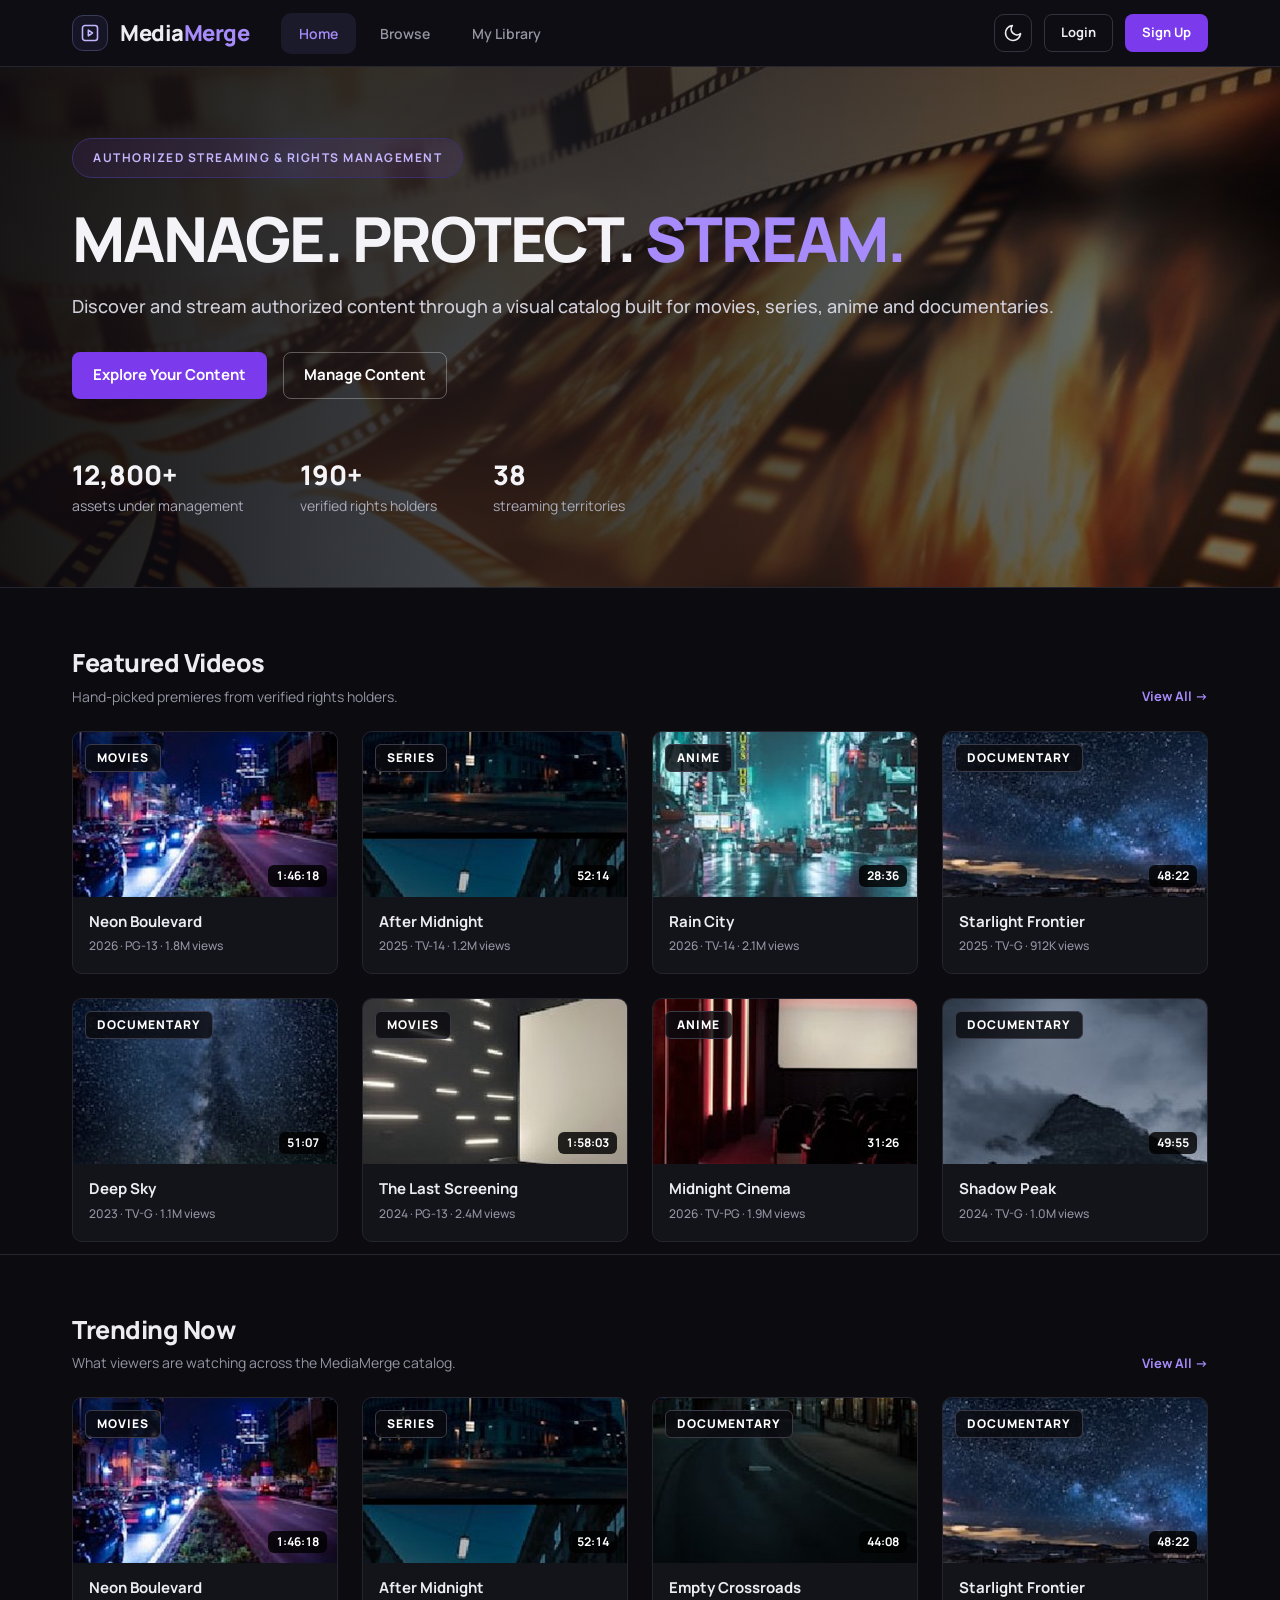
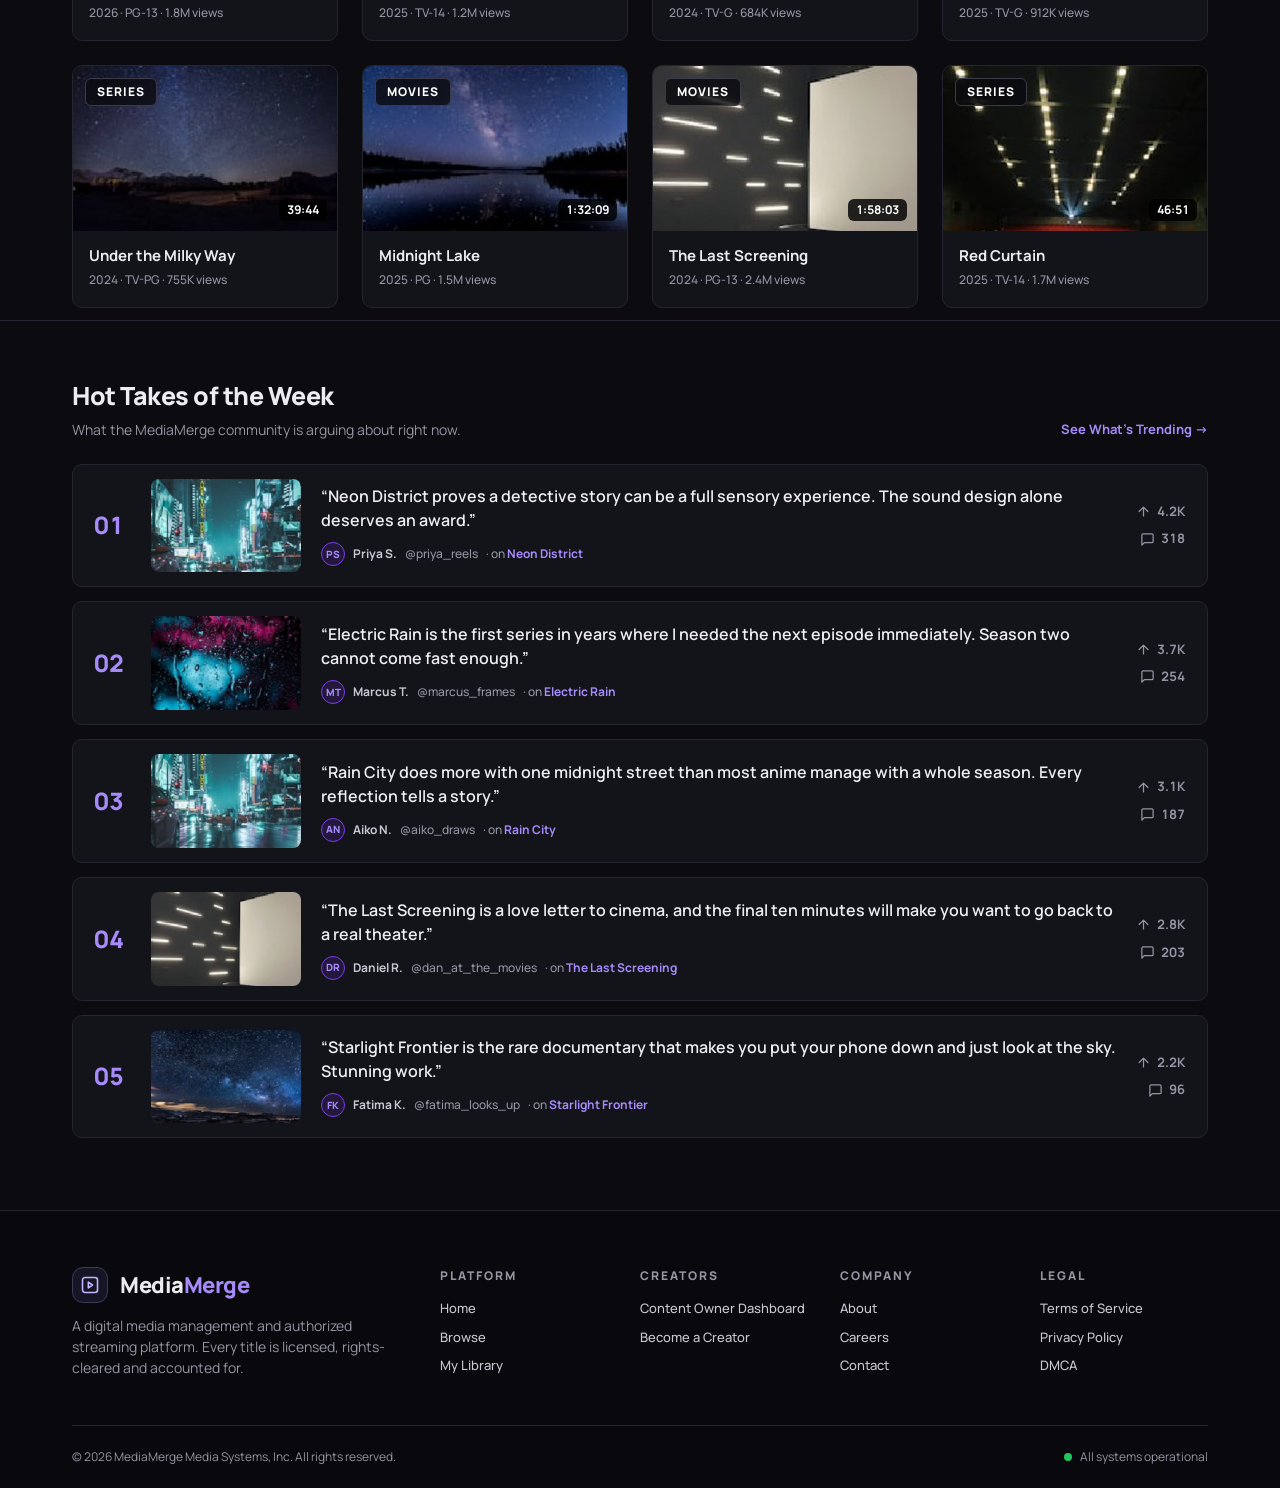
<file: frontend/index.html>
<!DOCTYPE html>
<html lang="en">
<head>
  <meta charset="UTF-8">
  <meta name="viewport" content="width=device-width, initial-scale=1.0">
  <title>MediaMerge — Manage. Protect. Stream.</title>
  <link rel="preconnect" href="https://fonts.googleapis.com">
  <link rel="preconnect" href="https://fonts.gstatic.com" crossorigin>
  <link href="https://fonts.googleapis.com/css2?family=Manrope:wght@400;500;600;700;800&display=swap" rel="stylesheet">
  <script>try{document.documentElement.dataset.theme=localStorage.getItem('mm_theme')||'dark'}catch(e){document.documentElement.dataset.theme='dark'}</script>
  <link rel="stylesheet" href="css/style.css">
</head>
<body data-base="" data-page="home">
  <div id="site-nav"></div>
  <section class="hero"><div class="wrap">
    <span class="pill">AUTHORIZED STREAMING &amp; RIGHTS MANAGEMENT</span>
    <h1>MANAGE. PROTECT. <span>STREAM.</span></h1>
    <p>Discover and stream authorized content through a visual catalog built for movies, series, anime and documentaries.</p>
    <div class="hero-btns"><a class="btn-mm" href="pages/viewer.html">Explore Your Content</a><a class="btn-ghost" href="pages/dashboard.html">Manage Content</a></div>
    <div class="stats-row"><div><strong>12,800+</strong><span>assets under management</span></div><div><strong>190+</strong><span>verified rights holders</span></div><div><strong>38</strong><span>streaming territories</span></div></div>
  </div></section>
  <section class="section"><div class="wrap">
    <div class="sec-head"><div><h2>Featured Videos</h2><p class="muted">Hand-picked premieres from verified rights holders.</p></div><a class="view-all" href="pages/browse.html">View All &rarr;</a></div>
    <div class="grid" data-list="featured" data-limit="8"></div></div></section>
  <section class="section"><div class="wrap">
    <div class="sec-head"><div><h2>Trending Now</h2><p class="muted">What viewers are watching across the MediaMerge catalog.</p></div><a class="view-all" href="pages/browse.html?filter=trending">View All &rarr;</a></div>
    <div class="grid" data-list="trending" data-limit="8"></div></div></section>
  <section class="section"><div class="wrap">
    <div class="sec-head"><div><h2>Hot Takes of the Week</h2><p class="muted">What the MediaMerge community is arguing about right now.</p></div><a class="view-all" href="pages/browse.html?filter=trending">See What&rsquo;s Trending &rarr;</a></div>
    <div class="takes" data-hot></div></div></section>
  <div id="site-footer"></div>
  <script src="js/script.js"></script>
</body>
</html>
</file>
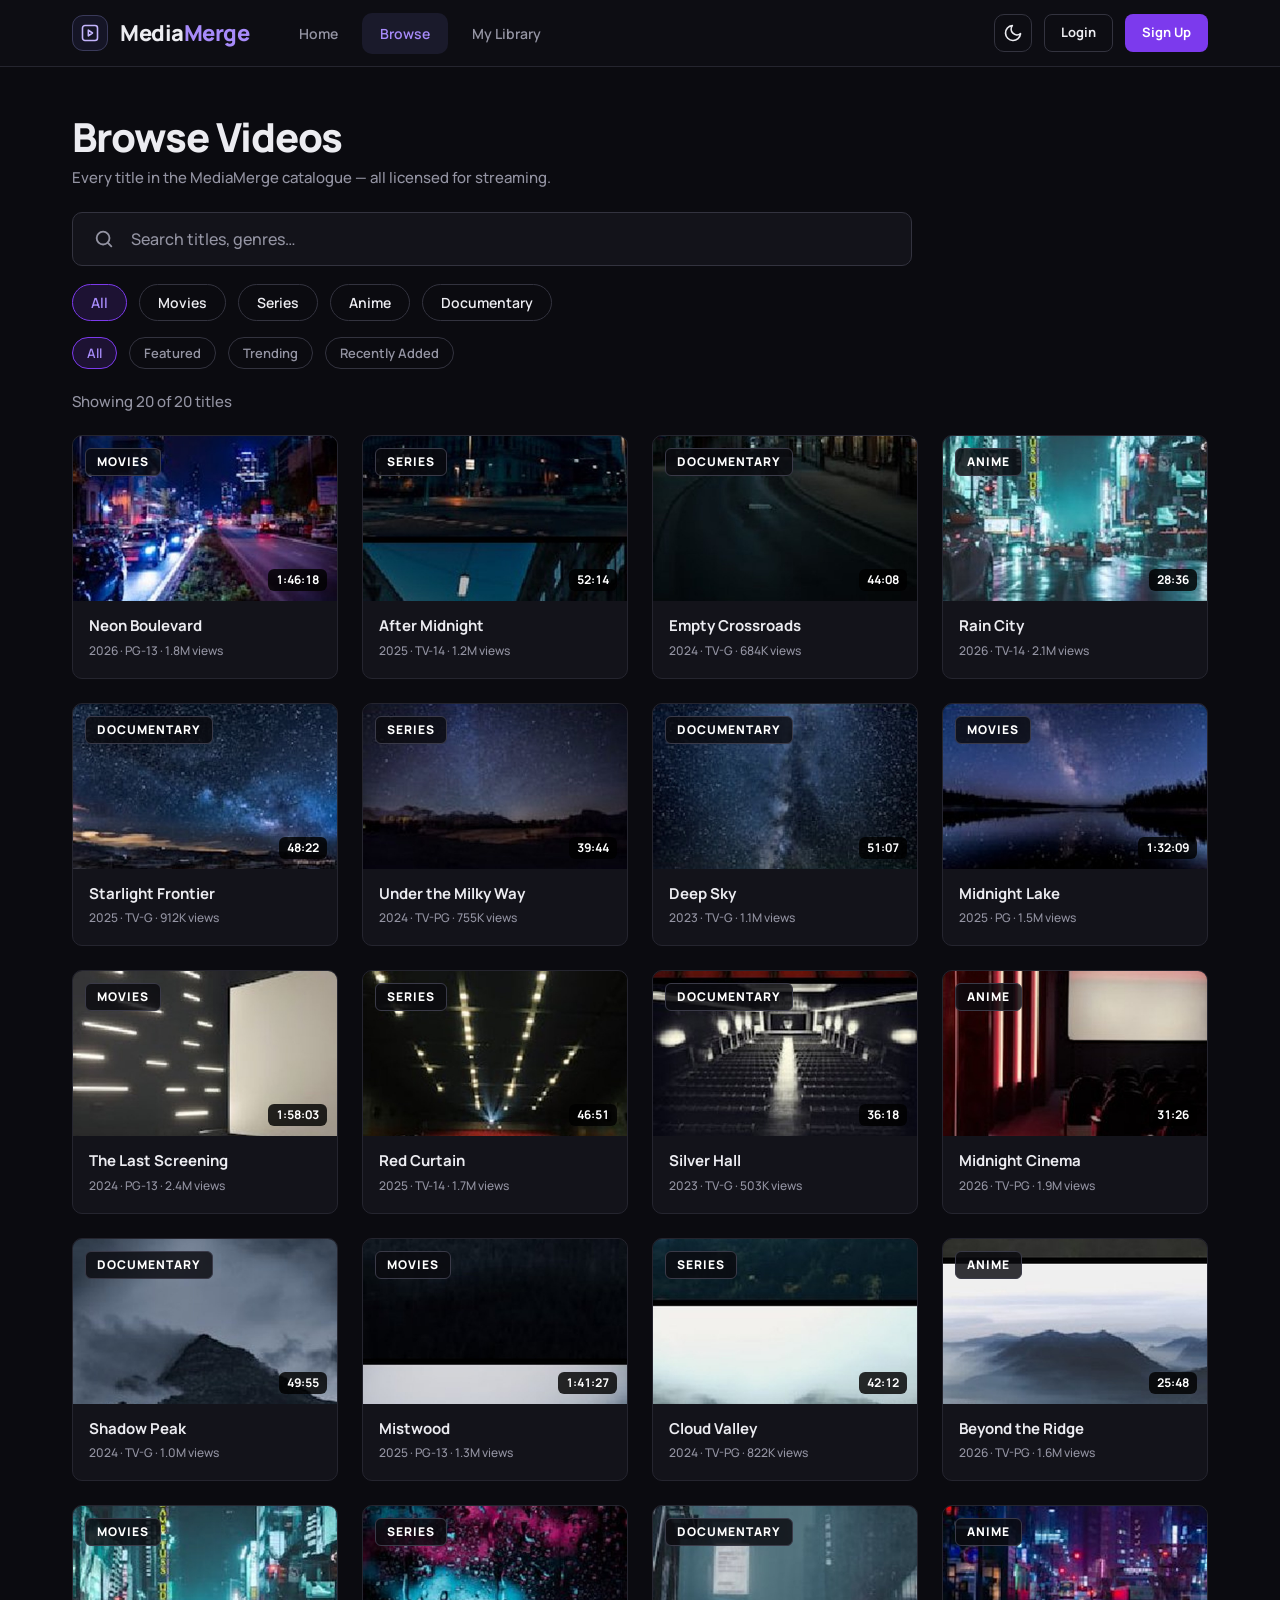
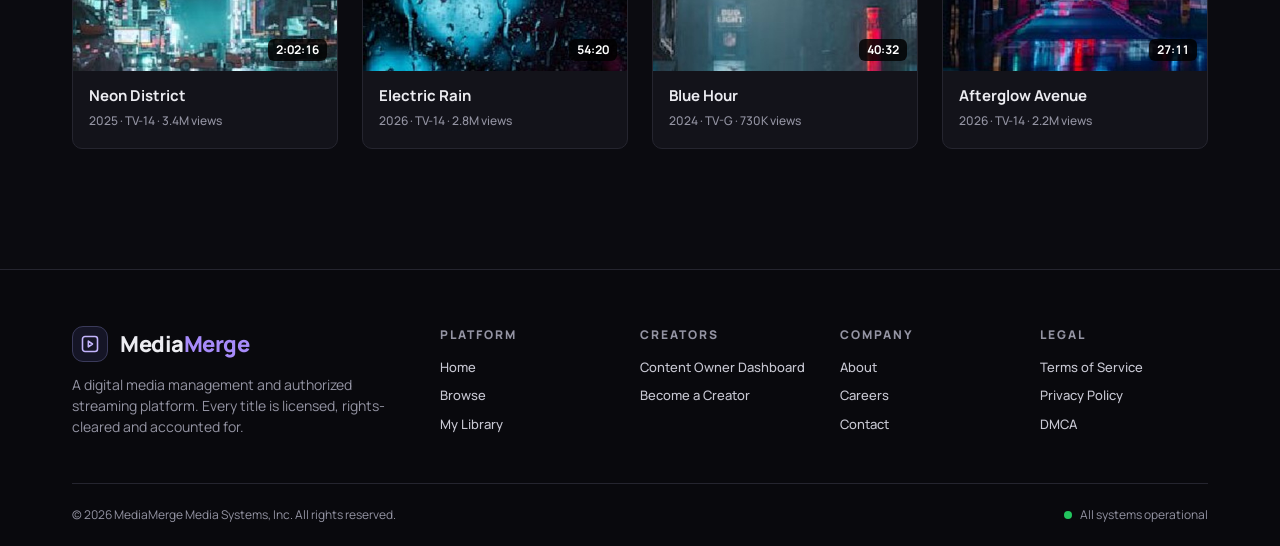
<file: frontend/pages/browse.html>
<!DOCTYPE html>
<html lang="en">
<head>
  <meta charset="UTF-8">
  <meta name="viewport" content="width=device-width, initial-scale=1.0">
  <title>Browse | MediaMerge</title>
  <link rel="preconnect" href="https://fonts.googleapis.com">
  <link rel="preconnect" href="https://fonts.gstatic.com" crossorigin>
  <link href="https://fonts.googleapis.com/css2?family=Manrope:wght@400;500;600;700;800&display=swap" rel="stylesheet">
  <script>try{document.documentElement.dataset.theme=localStorage.getItem('mm_theme')||'dark'}catch(e){document.documentElement.dataset.theme='dark'}</script>
  <link rel="stylesheet" href="../css/style.css">
</head>
<body data-base="../" data-page="browse">
  <div id="site-nav"></div>
  <main class="page"><div class="wrap">
    <h1>Browse Videos</h1><p class="sub">Every title in the MediaMerge catalogue — all licensed for streaming.</p>
    <div class="search-box"><svg viewBox="0 0 24 24" aria-hidden="true"><circle cx="11" cy="11" r="7"/><path d="m20 20-3.5-3.5"/></svg><input type="text" id="search-input" placeholder="Search titles, genres…" aria-label="Search videos" autocomplete="off"></div>
    <div class="chips" id="cat-chips"></div>
    <div class="chips small" id="filter-chips"></div>
    <p class="count" id="result-count"></p>
    <div class="grid" id="browse-grid"></div>
  </div></main>
  <div id="site-footer"></div>
  <script src="../js/script.js"></script>
</body>
</html>
</file>
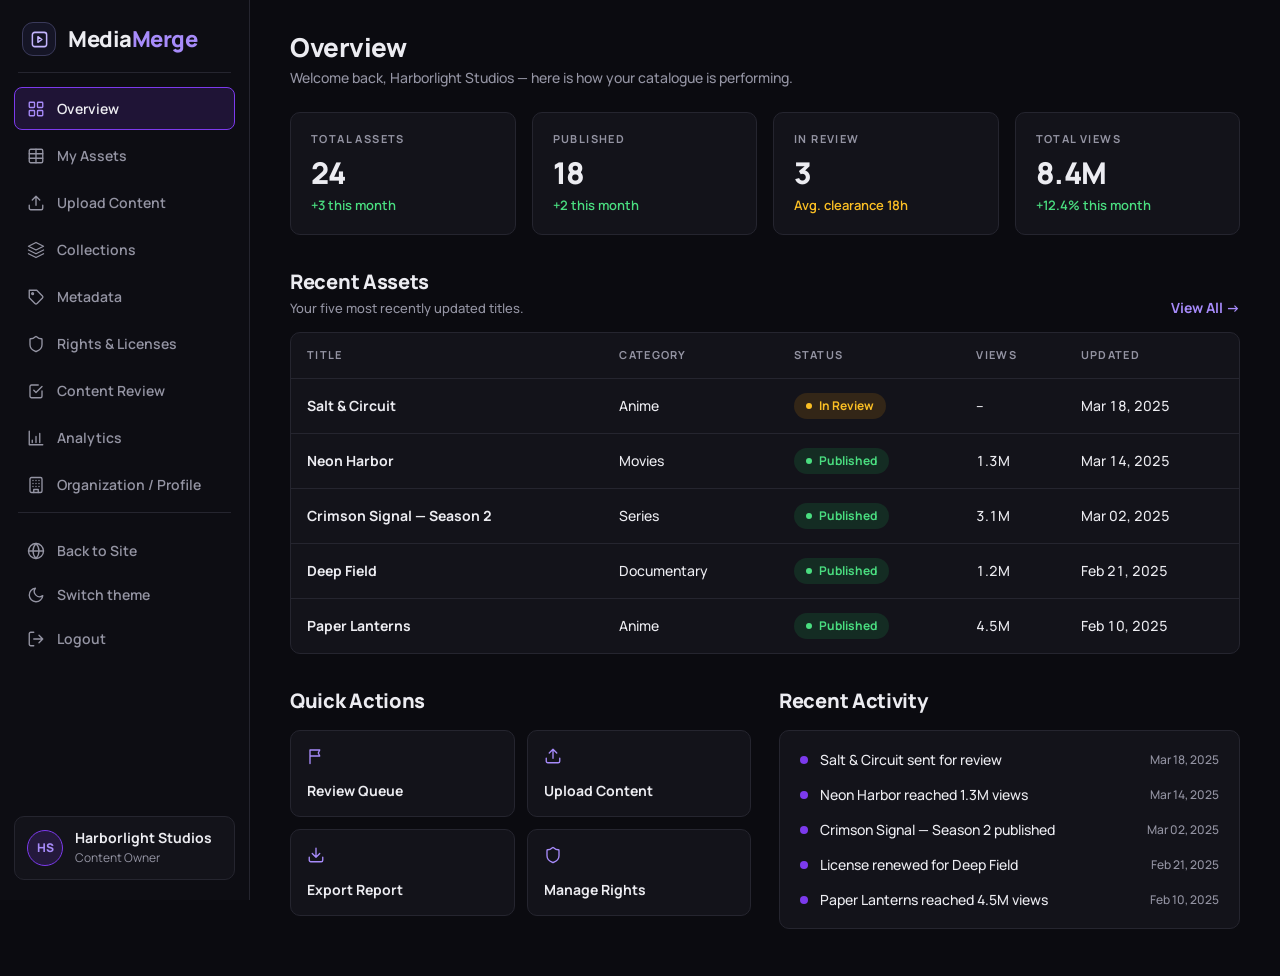
<file: frontend/pages/dashboard.html>
<!DOCTYPE html>
<html lang="en">
<head>
  <meta charset="UTF-8">
  <meta name="viewport" content="width=device-width, initial-scale=1.0">
  <title>Content Owner Dashboard | MediaMerge</title>
  <link rel="preconnect" href="https://fonts.googleapis.com">
  <link rel="preconnect" href="https://fonts.gstatic.com" crossorigin>
  <link href="https://fonts.googleapis.com/css2?family=Manrope:wght@400;500;600;700;800&display=swap" rel="stylesheet">
  <script>try{document.documentElement.dataset.theme=localStorage.getItem('mm_theme')||'dark'}catch(e){document.documentElement.dataset.theme='dark'}</script>
  <link rel="stylesheet" href="../css/style.css">
</head>
<body data-base="../" data-dash="owner">
<div class="dash">
  <aside class="side" id="side"></aside>
  <main class="dash-main">

    <section data-view="overview">
      <h1>Overview</h1><p class="dsub">Welcome back, <span data-name>Harborlight Studios</span> — here is how your catalogue is performing.</p>
      <div class="stats">
      <div class="stat"><small>Total Assets</small><strong>24</strong><em class="up">+3 this month</em></div>
      <div class="stat"><small>Published</small><strong>18</strong><em class="up">+2 this month</em></div>
      <div class="stat"><small>In Review</small><strong>3</strong><em class="warn">Avg. clearance 18h</em></div>
      <div class="stat"><small>Total Views</small><strong>8.4M</strong><em class="up">+12.4% this month</em></div>
    </div>
      <div class="dhead"><div><h2>Recent Assets</h2><p>Your five most recently updated titles.</p></div><a class="view-all" href="#assets" data-go="assets">View All &rarr;</a></div>
      <div class="panel flush" data-table="ownerRecent"></div>
      <div class="dgrid even">
        <div>
          <div class="dhead"><div><h2>Quick Actions</h2></div></div>
          <div class="qa">
            <button class="qa-tile" type="button" data-action="review"><svg viewBox="0 0 24 24"><use href="#i-flag"/></svg>Review Queue</button>
            <button class="qa-tile" type="button" data-action="upload"><svg viewBox="0 0 24 24"><use href="#i-upload"/></svg>Upload Content</button>
            <button class="qa-tile" type="button" data-action="export"><svg viewBox="0 0 24 24"><use href="#i-download"/></svg>Export Report</button>
            <button class="qa-tile" type="button" data-action="rights"><svg viewBox="0 0 24 24"><use href="#i-shield"/></svg>Manage Rights</button>
          </div>
        </div>
        <div>
          <div class="dhead"><div><h2>Recent Activity</h2></div></div>
          <div class="panel"><ul class="activity" data-activity="owner"></ul></div>
        </div>
      </div>
    </section>

    <section data-view="assets" hidden>
      <h1>My Assets</h1><p class="dsub">Showing 8 of 24 titles in your catalogue.</p>
      <div class="chips small" id="asset-filter"></div>
      <div class="panel flush" data-table="ownerAssets"></div>
    </section>

    <section data-view="upload" hidden>
      <h1>Upload Content</h1><p class="dsub">Submit a new video for review.</p>
      <div class="panel narrow">
        <form id="upload-form">
          <div class="field"><label>Title</label><input type="text" placeholder="Asset title" required></div>
          <div class="field"><label>Category</label><select><option>Movies</option><option>Series</option><option>Anime</option><option>Documentary</option></select></div>
          <div class="field"><label>Collection</label><select><option>None</option><option>Harborlight Originals</option><option>Anime Spotlight</option><option>Documentary Archive</option><option>Festival Selections</option><option>Season Bundles</option></select></div>
          <div class="field"><label>Video file</label><input type="file" accept="video/*"></div>
          <p class="muted" id="upload-msg"></p><button class="btn-mm" type="submit">Submit for review</button>
        </form>
      </div>
    </section>

    <section data-view="collections" hidden>
      <h1>Collections</h1><p class="dsub">Group titles into collections, bundles and seasons.</p>
      <div class="stats">
      <div class="stat"><small>Collections</small><strong>5</strong><em class="up">+1 this month</em></div>
      <div class="stat"><small>Published</small><strong>3</strong><em class="mute">Visible to viewers</em></div>
      <div class="stat"><small>Private</small><strong>1</strong><em class="mute">Only your team</em></div>
      <div class="stat"><small>Draft</small><strong>1</strong><em class="mute">Not published</em></div>
    </div>
      <div class="panel flush" data-table="collections"></div>
    </section>

    <section data-view="metadata" hidden>
      <h1>Metadata</h1><p class="dsub">Genre, language, runtime and descriptive data for every asset.</p>
      <div class="stats">
      <div class="stat"><small>Complete</small><strong>5</strong><em class="up">62% of catalogue</em></div>
      <div class="stat"><small>Needs Info</small><strong>3</strong><em class="warn">Missing genre or tags</em></div>
      <div class="stat"><small>Avg. Tags</small><strong>7</strong><em class="mute">Per asset</em></div>
      <div class="stat"><small>Languages</small><strong>3</strong><em class="mute">English, Japanese, Spanish</em></div>
    </div>
      <div class="panel flush" data-table="metadata"></div>
    </section>

    <section data-view="licenses" hidden>
      <h1>Rights &amp; Licenses</h1><p class="dsub">Territories and expiry dates for licensed assets.</p>
      <div class="stats">
      <div class="stat"><small>Active Licenses</small><strong>4</strong><em class="up">All territories cleared</em></div>
      <div class="stat"><small>Expiring Soon</small><strong>1</strong><em class="warn">Midnight Terminal, Nov 2026</em></div>
      <div class="stat"><small>Territories</small><strong>38</strong><em class="mute">Streaming regions</em></div>
      <div class="stat"><small>Rights Holders</small><strong>190+</strong><em class="mute">Verified</em></div>
    </div>
      <div class="panel flush" data-table="licenses"></div>
    </section>

    <section data-view="review" hidden>
      <h1>Content Review</h1><p class="dsub">Submissions waiting for clearance and recent decisions.</p>
      <div class="stats">
      <div class="stat"><small>In Review</small><strong>3</strong><em class="warn">Avg. clearance 18h</em></div>
      <div class="stat"><small>Approved</small><strong>2</strong><em class="up">This month</em></div>
      <div class="stat"><small>Changes Requested</small><strong>1</strong><em class="warn">Awaiting your update</em></div>
      <div class="stat"><small>Oldest Waiting</small><strong>9h</strong><em class="mute">Salt &amp; Circuit</em></div>
    </div>
      <div class="panel flush" data-table="review"></div>
    </section>

    <section data-view="analytics" hidden>
      <h1>Analytics</h1><p class="dsub">How viewers are engaging with your catalogue.</p>
      <div class="stats">
      <div class="stat"><small>Total Views</small><strong>8.4M</strong><em class="up">+12.4% this month</em></div>
      <div class="stat"><small>Watch Time</small><strong>9.8M hrs</strong><em class="up">+8.1% this month</em></div>
      <div class="stat"><small>Avg. Completion</small><strong>72%</strong><em class="up">+3 pts this month</em></div>
      <div class="stat"><small>Top Territory</small><strong>US</strong><em class="mute">38% of views</em></div>
    </div>
      <div class="dhead"><div><h2>Top Performing Assets</h2><p>Your five most-watched titles.</p></div></div>
      <div class="panel flush" data-table="analytics"></div>
    </section>

    <section data-view="profile" hidden>
      <h1>Organization / Profile</h1><p class="dsub">Your organization details and team.</p>
      <div class="panel narrow">
        <form id="profile-form">
          <div class="field"><label>Organization name</label><input type="text" value="Harborlight Studios" data-name></div>
          <div class="field"><label>Email</label><input type="email" value="studio@harborlight.example"></div>
          <button class="btn-mm" type="submit">Save changes</button>
        </form>
      </div>
      <div class="dhead" style="margin-top:32px"><div><h2>Team</h2><p>People with access to this dashboard.</p></div></div>
      <div class="panel flush" data-table="team"></div>
    </section>

  </main>
</div>
<script src="../js/script.js"></script>
</body>
</html>
</file>
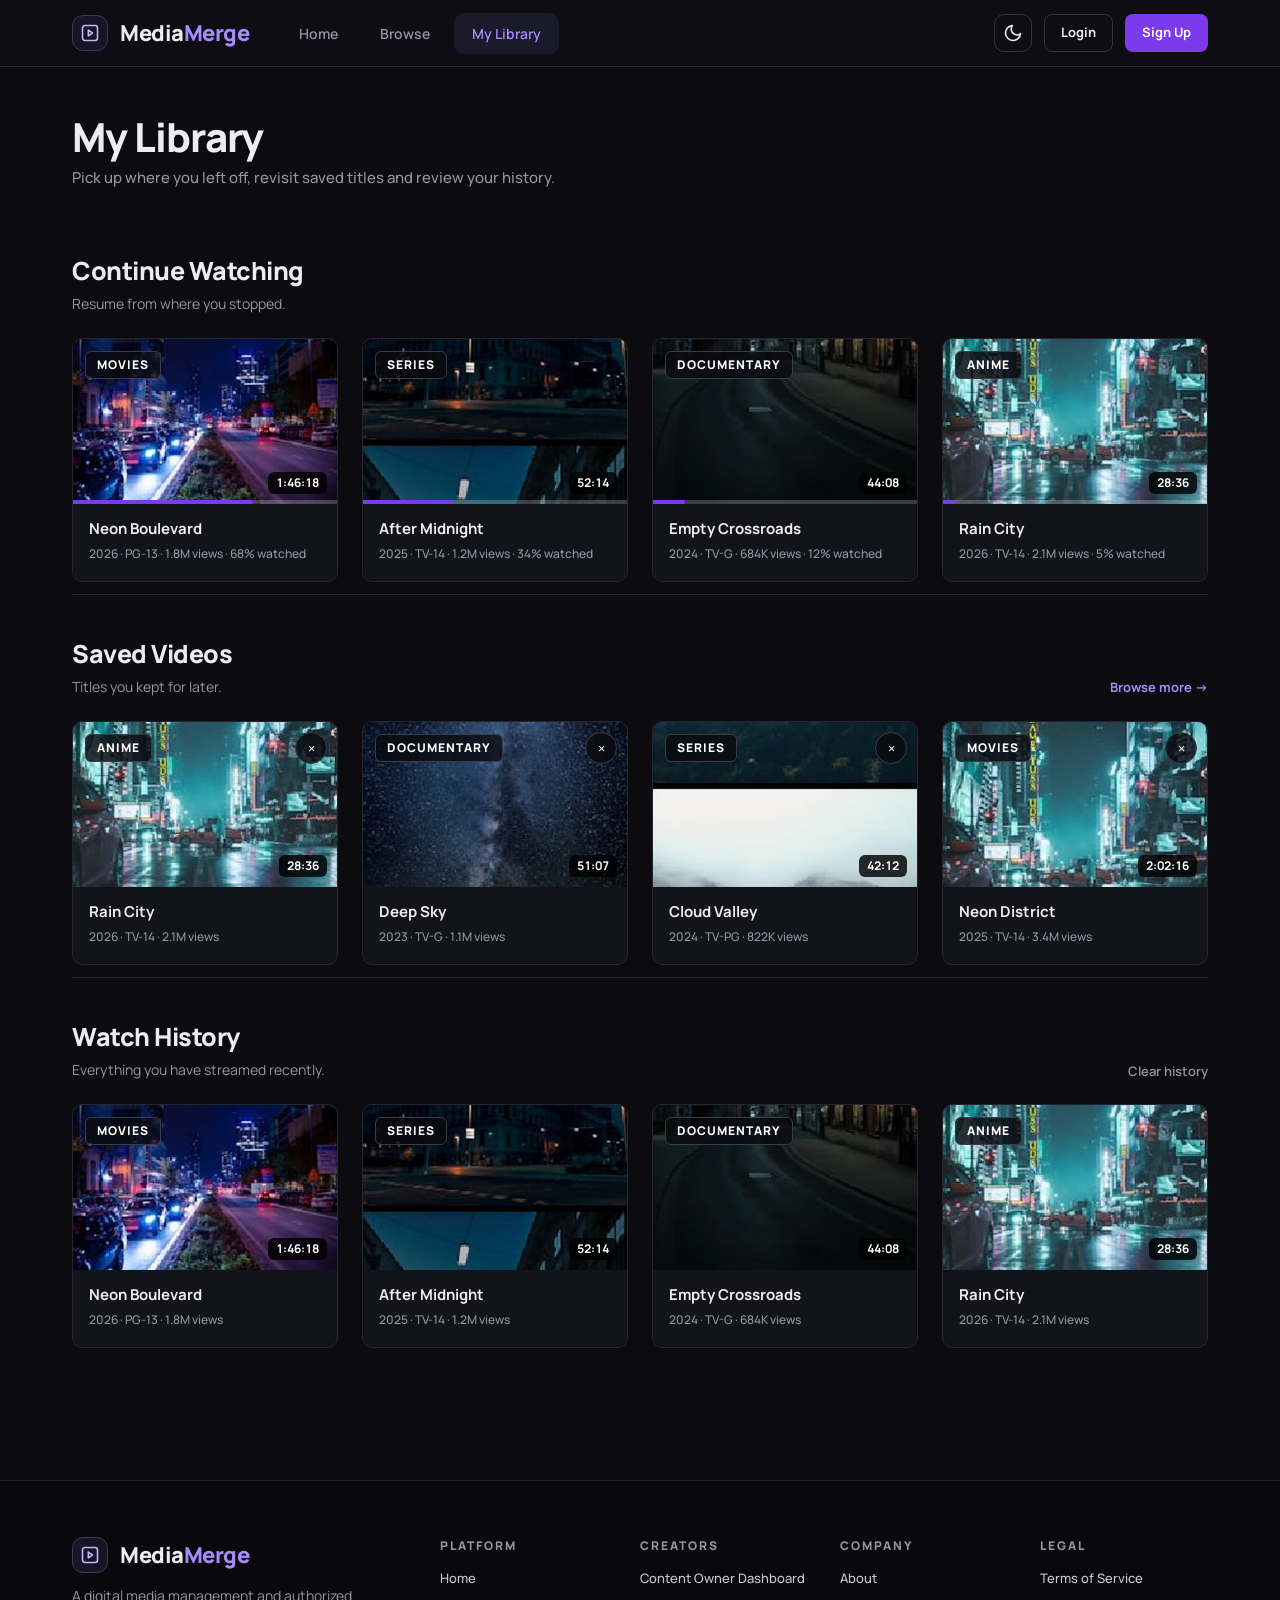
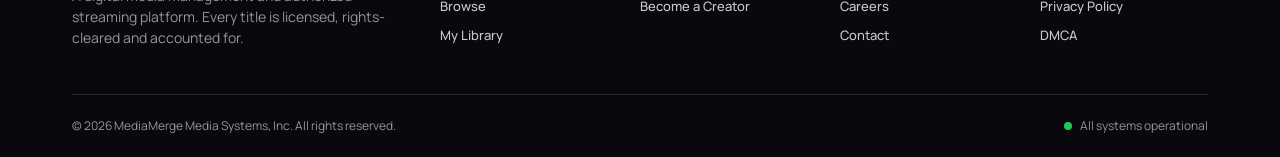
<file: frontend/pages/library.html>
<!DOCTYPE html>
<html lang="en">
<head>
  <meta charset="UTF-8">
  <meta name="viewport" content="width=device-width, initial-scale=1.0">
  <title>My Library | MediaMerge</title>
  <link rel="preconnect" href="https://fonts.googleapis.com">
  <link rel="preconnect" href="https://fonts.gstatic.com" crossorigin>
  <link href="https://fonts.googleapis.com/css2?family=Manrope:wght@400;500;600;700;800&display=swap" rel="stylesheet">
  <script>try{document.documentElement.dataset.theme=localStorage.getItem('mm_theme')||'dark'}catch(e){document.documentElement.dataset.theme='dark'}</script>
  <link rel="stylesheet" href="../css/style.css">
</head>
<body data-base="../" data-page="library">
  <div id="site-nav"></div>
  <main class="page"><div class="wrap">
    <h1>My Library</h1><p class="sub">Pick up where you left off, revisit saved titles and review your history.</p>
    <section class="section">
      <div class="sec-head"><div><h2>Continue Watching</h2><p class="muted">Resume from where you stopped.</p></div></div>
      <div class="grid" id="lib-continue"></div></section>
    <section class="section">
      <div class="sec-head"><div><h2>Saved Videos</h2><p class="muted">Titles you kept for later.</p></div><a class="view-all" href="browse.html">Browse more &rarr;</a></div>
      <div class="grid" id="lib-saved"></div></section>
    <section class="section">
      <div class="sec-head"><div><h2>Watch History</h2><p class="muted">Everything you have streamed recently.</p></div><button class="view-all quiet" id="clear-history" type="button">Clear history</button></div>
      <div class="grid" id="lib-history"></div></section>
  </div></main>
  <div id="site-footer"></div>
  <script src="../js/script.js"></script>
</body>
</html>
</file>
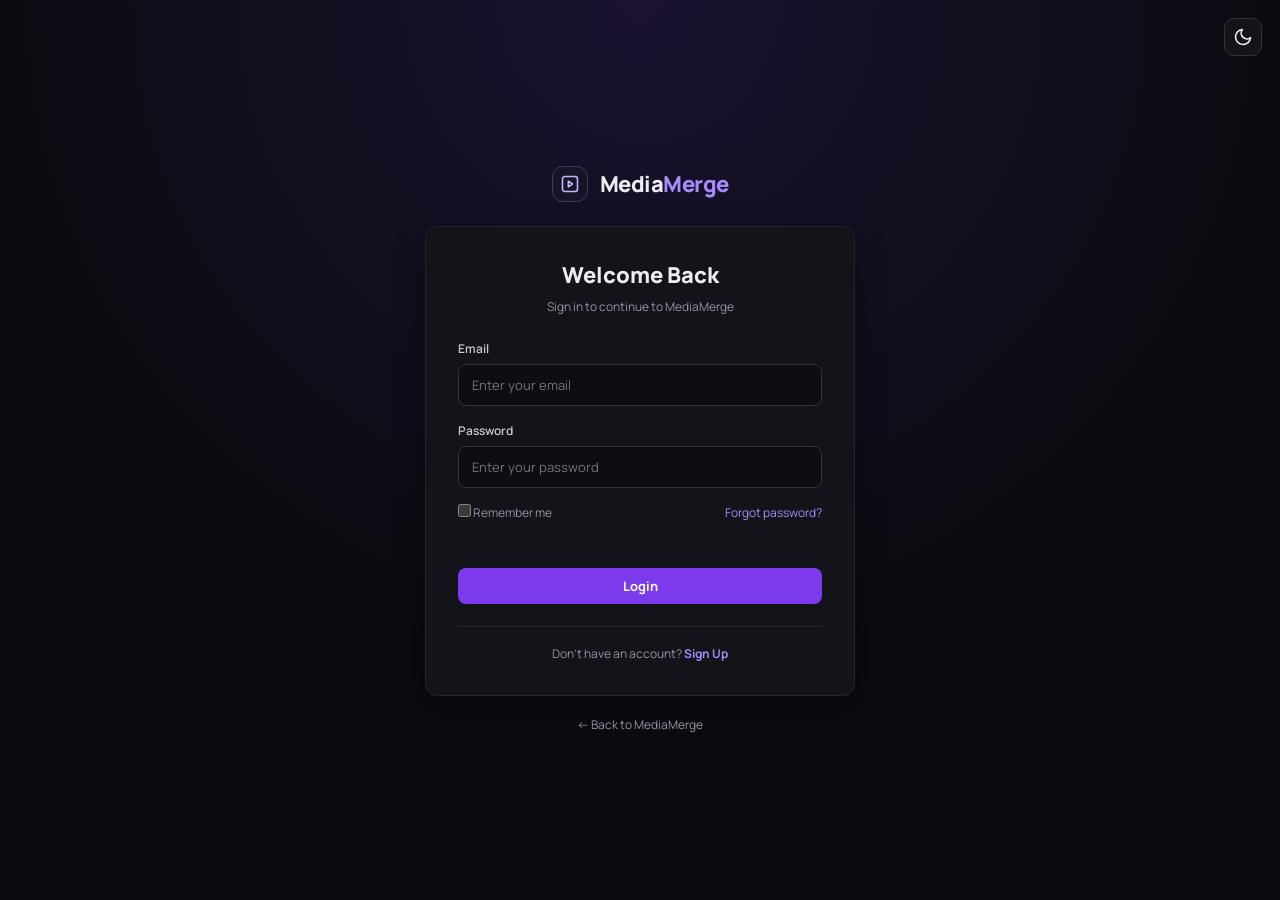
<file: frontend/pages/login.html>
<!DOCTYPE html>
<html lang="en">
<head>
  <meta charset="UTF-8">
  <meta name="viewport" content="width=device-width, initial-scale=1.0">
  <title>Login | MediaMerge</title>
  <link rel="preconnect" href="https://fonts.googleapis.com">
  <link rel="preconnect" href="https://fonts.gstatic.com" crossorigin>
  <link href="https://fonts.googleapis.com/css2?family=Manrope:wght@400;500;600;700;800&display=swap" rel="stylesheet">
  <script>try{document.documentElement.dataset.theme=localStorage.getItem('mm_theme')||'dark'}catch(e){document.documentElement.dataset.theme='dark'}</script>
  <link rel="stylesheet" href="../css/style.css">
</head>
<body data-base="../">
  <main class="auth-page"><div class="auth-box">
    <a class="brand" href="../index.html"><span class="logo"><svg viewBox="0 0 24 24" aria-hidden="true"><rect width="18" height="18" x="3" y="3" rx="3"/><path d="m10 8.5 5 3.5-5 3.5z"/></svg></span><span>Media<b>Merge</b></span></a>
    <div class="card-mm">
      <h1>Welcome Back</h1><p class="sub">Sign in to continue to MediaMerge</p>
      <form id="login-form">
        <div class="field"><label for="login-email">Email</label><input type="email" id="login-email" placeholder="Enter your email" required></div>
        <div class="field"><label for="login-password">Password</label><input type="password" id="login-password" placeholder="Enter your password" required></div>
        <div class="row-between"><label><input type="checkbox"> Remember me</label><a href="#">Forgot password?</a></div>
        <p class="form-msg" id="form-msg"></p>
        <button class="btn-mm full" type="submit">Login</button>
      </form>
      <div class="alt">Don't have an account? <a href="signup.html">Sign Up</a></div>
    </div>
    <a class="back-home" href="../index.html">&larr; Back to MediaMerge</a>
  </div></main>
  <script src="../js/script.js"></script>
</body>
</html>
</file>
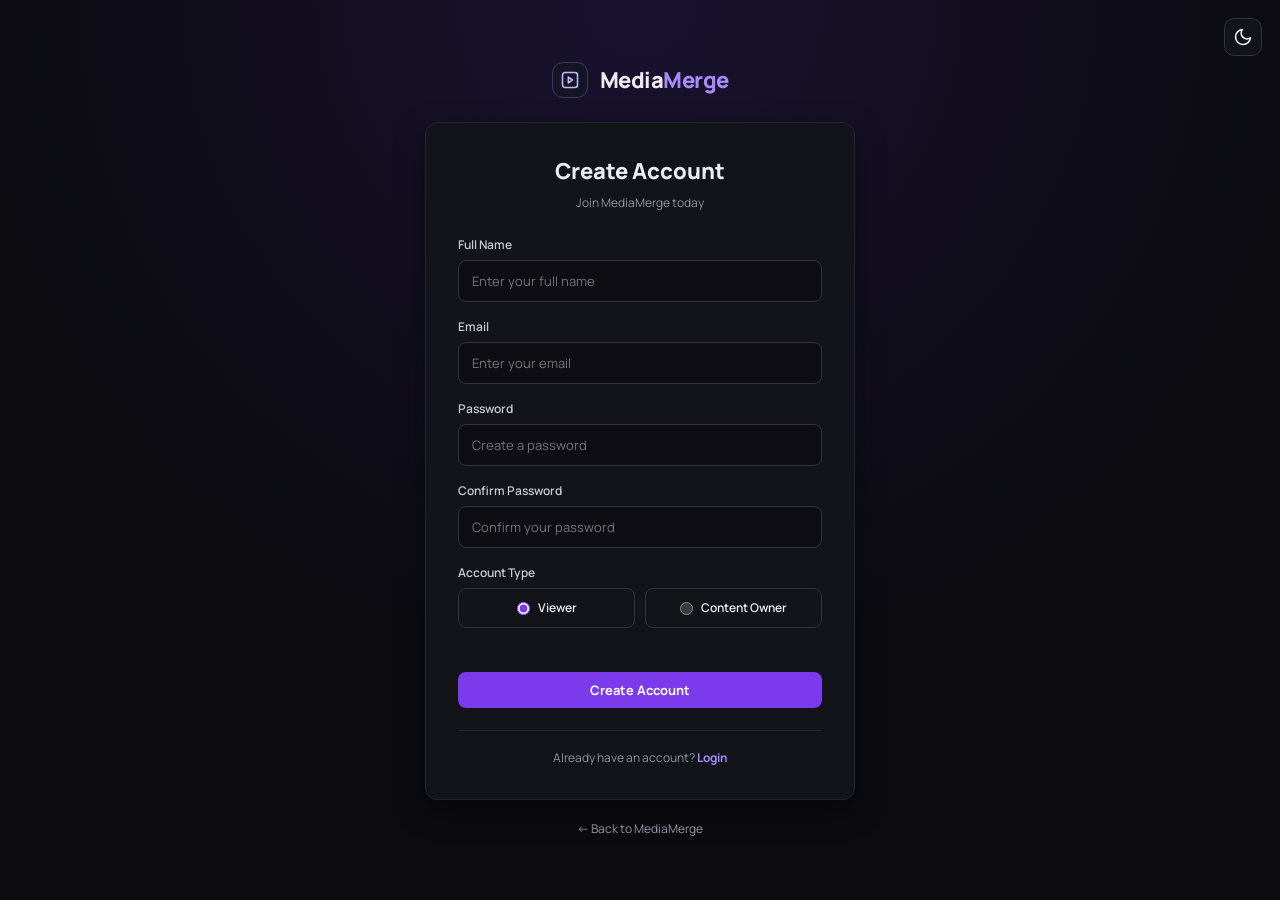
<file: frontend/pages/signup.html>
<!DOCTYPE html>
<html lang="en">
<head>
  <meta charset="UTF-8">
  <meta name="viewport" content="width=device-width, initial-scale=1.0">
  <title>Sign Up | MediaMerge</title>
  <link rel="preconnect" href="https://fonts.googleapis.com">
  <link rel="preconnect" href="https://fonts.gstatic.com" crossorigin>
  <link href="https://fonts.googleapis.com/css2?family=Manrope:wght@400;500;600;700;800&display=swap" rel="stylesheet">
  <script>try{document.documentElement.dataset.theme=localStorage.getItem('mm_theme')||'dark'}catch(e){document.documentElement.dataset.theme='dark'}</script>
  <link rel="stylesheet" href="../css/style.css">
</head>
<body data-base="../">
  <main class="auth-page"><div class="auth-box">
    <a class="brand" href="../index.html"><span class="logo"><svg viewBox="0 0 24 24" aria-hidden="true"><rect width="18" height="18" x="3" y="3" rx="3"/><path d="m10 8.5 5 3.5-5 3.5z"/></svg></span><span>Media<b>Merge</b></span></a>
    <div class="card-mm">
      <h1>Create Account</h1><p class="sub">Join MediaMerge today</p>
      <form id="signup-form">
        <div class="field"><label for="signup-name">Full Name</label><input type="text" id="signup-name" placeholder="Enter your full name" required></div>
        <div class="field"><label for="signup-email">Email</label><input type="email" id="signup-email" placeholder="Enter your email" required></div>
        <div class="field"><label for="signup-password">Password</label><input type="password" id="signup-password" placeholder="Create a password" required></div>
        <div class="field"><label for="confirm-password">Confirm Password</label><input type="password" id="confirm-password" placeholder="Confirm your password" required></div>
        <div class="field"><label>Account Type</label><div class="roles">
          <label><input type="radio" name="role" value="viewer" checked> Viewer</label>
          <label><input type="radio" name="role" value="content-owner"> Content Owner</label></div></div>
        <p class="form-msg" id="form-msg"></p>
        <button class="btn-mm full" type="submit">Create Account</button>
      </form>
      <div class="alt">Already have an account? <a href="login.html">Login</a></div>
    </div>
    <a class="back-home" href="../index.html">&larr; Back to MediaMerge</a>
  </div></main>
  <script src="../js/script.js"></script>
</body>
</html>
</file>
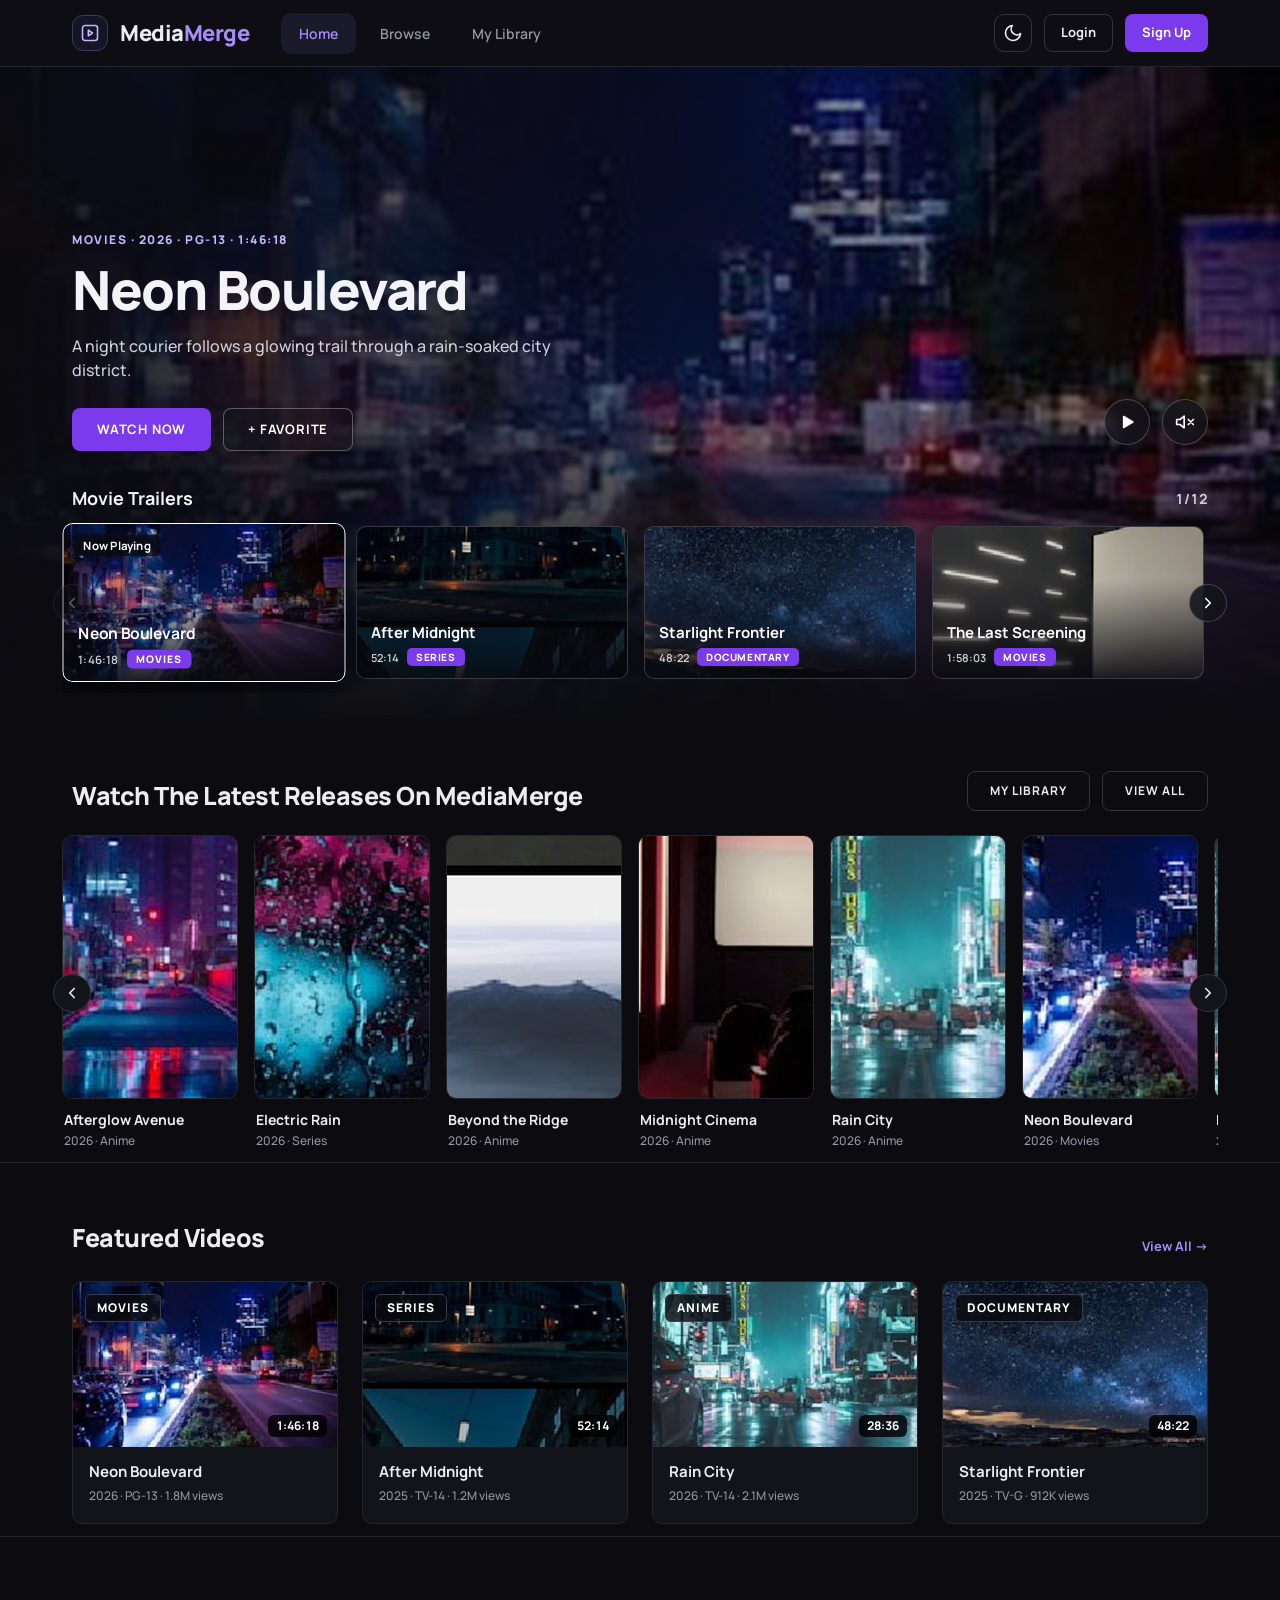
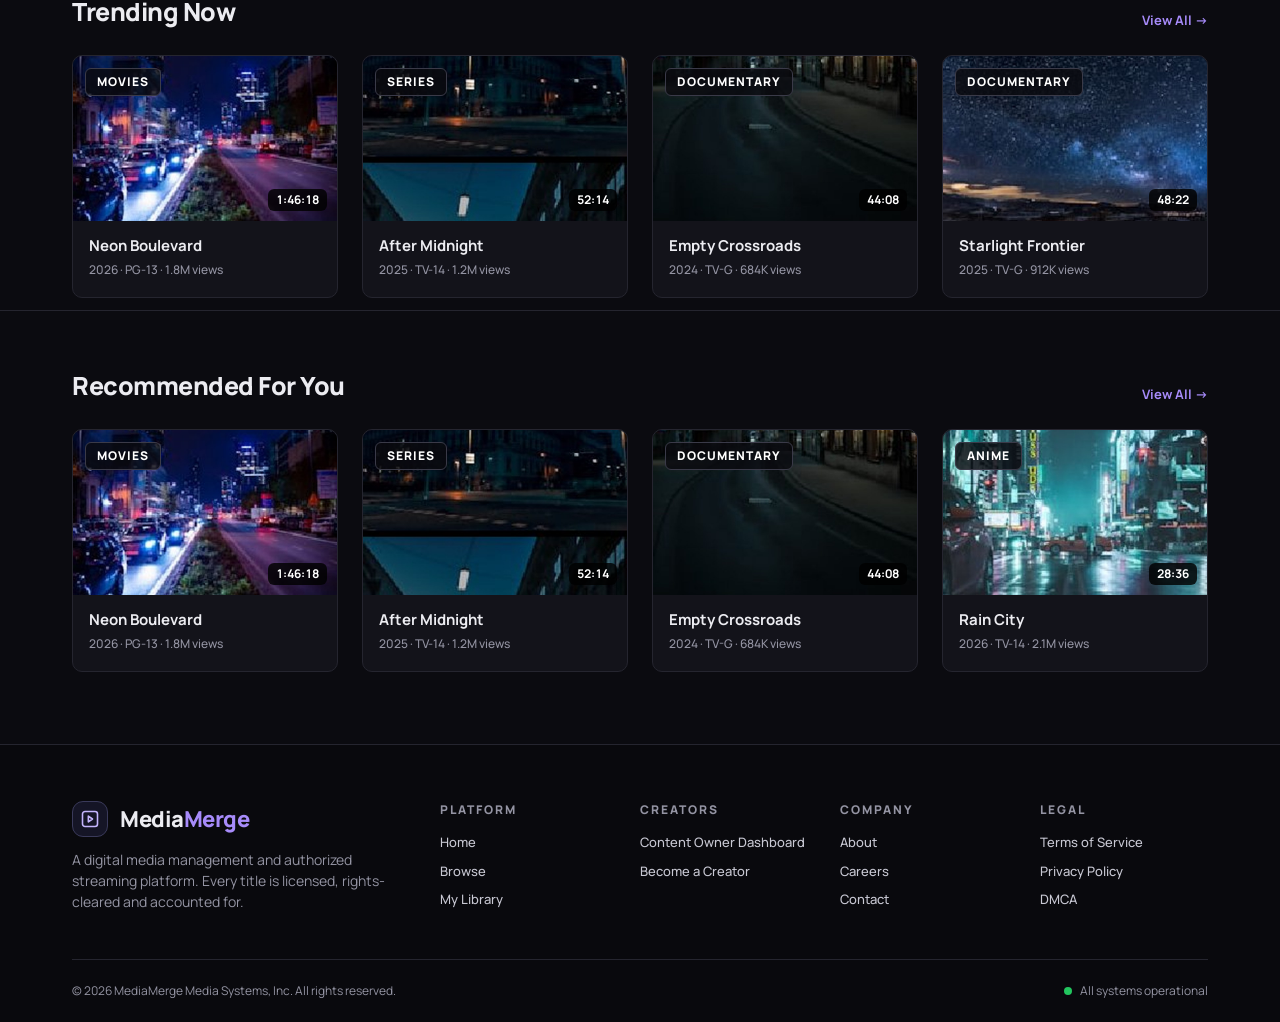
<file: frontend/pages/viewer.html>
<!DOCTYPE html>
<html lang="en">
<head>
  <meta charset="UTF-8">
  <meta name="viewport" content="width=device-width, initial-scale=1.0">
  <title>Viewer Dashboard | MediaMerge</title>
  <link rel="preconnect" href="https://fonts.googleapis.com">
  <link rel="preconnect" href="https://fonts.gstatic.com" crossorigin>
  <link href="https://fonts.googleapis.com/css2?family=Manrope:wght@400;500;600;700;800&display=swap" rel="stylesheet">
  <script>try{document.documentElement.dataset.theme=localStorage.getItem('mm_theme')||'dark'}catch(e){document.documentElement.dataset.theme='dark'}</script>
  <link rel="stylesheet" href="../css/style.css">
</head>
<body data-base="../" data-page="home">
  <div id="site-nav"></div>
  <main>
    <!-- Hero: featured title + trailer carousel (filled by initViewerHome() in js/script.js) -->
    <section class="vhero" id="vhero" aria-label="Featured trailers">
      <div class="vh-bg" id="vh-bg"></div>
      <video class="vh-video" id="vh-video" muted loop playsinline preload="none" src="../assets/videos/video.mp4"></video>
      <div class="wrap vh-in">
        <div class="vh-top">
          <div class="vh-copy">
            <p class="vh-meta" id="vh-meta"></p>
            <h1 id="vh-title"></h1>
            <p class="vh-desc" id="vh-desc"></p>
            <div class="vh-btns">
              <a class="btn-mm" id="vh-watch" href="#">Watch Now</a>
              <button class="btn-ghost" id="vh-fav" type="button">+ Favorite</button>
            </div>
          </div>
          <div class="vh-ctrl">
            <button id="vh-play" type="button" aria-label="Play preview" title="Play preview"></button>
            <button id="vh-mute" type="button" aria-label="Unmute preview" title="Unmute preview"></button>
          </div>
        </div>
        <div class="trail-head"><h2>Movie Trailers</h2><span class="trail-count" id="vh-count" aria-live="polite"></span></div>
        <div class="rail">
          <button class="rail-btn prev" id="tr-prev" type="button" aria-label="Previous trailer"></button>
          <div class="rail-track" id="tr-track"></div>
          <button class="rail-btn next" id="tr-next" type="button" aria-label="Next trailer"></button>
        </div>
      </div>
    </section>

    <!-- Latest releases poster rail -->
    <section class="section rel"><div class="wrap">
      <div class="sec-head"><h2 class="rel-title">Watch The Latest Releases On MediaMerge</h2>
        <div class="rel-btns"><a class="btn-ghost" href="library.html">My Library</a><a class="btn-ghost" href="browse.html?filter=recent">View All</a></div></div>
      <div class="rail">
        <button class="rail-btn prev" id="po-prev" type="button" aria-label="Scroll releases left"></button>
        <div class="rail-track" id="po-track"></div>
        <button class="rail-btn next" id="po-next" type="button" aria-label="Scroll releases right"></button>
      </div></div></section>

    <section class="section"><div class="wrap">
      <div class="sec-head"><h2>Featured Videos</h2><a class="view-all" href="browse.html?filter=featured">View All &rarr;</a></div>
      <div class="grid" data-list="featured" data-limit="4"></div></div></section>
    <section class="section"><div class="wrap">
      <div class="sec-head"><h2>Trending Now</h2><a class="view-all" href="browse.html?filter=trending">View All &rarr;</a></div>
      <div class="grid" data-list="trending" data-limit="4"></div></div></section>
    <section class="section"><div class="wrap">
      <div class="sec-head"><h2>Recommended For You</h2><a class="view-all" href="browse.html?filter=all">View All &rarr;</a></div>
      <div class="grid" data-list="recommended" data-limit="4"></div></div></section>
  </main>
  <div id="site-footer"></div>
  <script src="../js/script.js"></script>
</body>
</html>
</file>
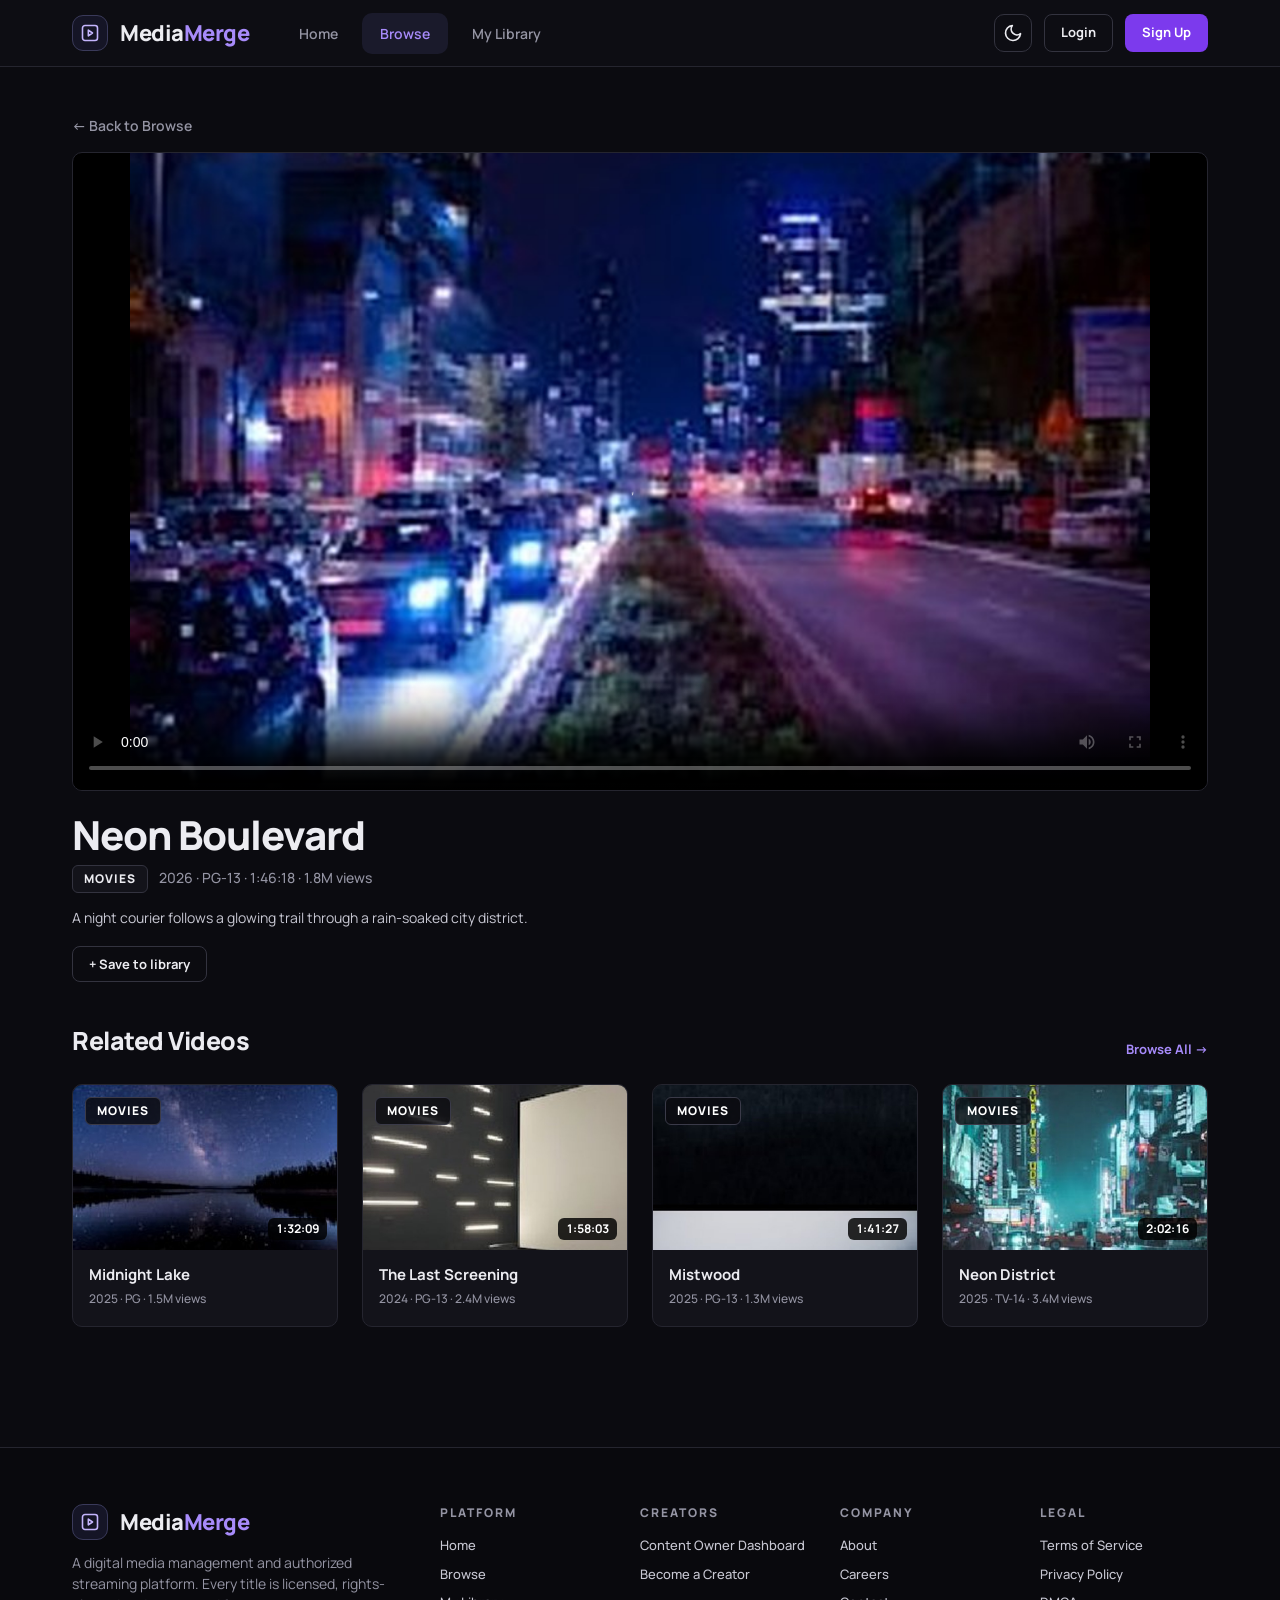
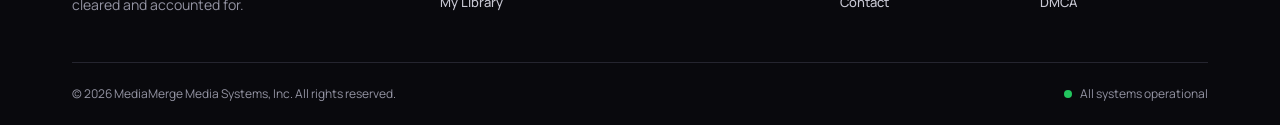
<file: frontend/pages/watch.html>
<!DOCTYPE html>
<html lang="en">
<head>
  <meta charset="UTF-8">
  <meta name="viewport" content="width=device-width, initial-scale=1.0">
  <title>Watch | MediaMerge</title>
  <link rel="preconnect" href="https://fonts.googleapis.com">
  <link rel="preconnect" href="https://fonts.gstatic.com" crossorigin>
  <link href="https://fonts.googleapis.com/css2?family=Manrope:wght@400;500;600;700;800&display=swap" rel="stylesheet">
  <script>try{document.documentElement.dataset.theme=localStorage.getItem('mm_theme')||'dark'}catch(e){document.documentElement.dataset.theme='dark'}</script>
  <link rel="stylesheet" href="../css/style.css">
</head>
<body data-base="../" data-page="browse">
  <div id="site-nav"></div>
  <main class="page"><div class="wrap">
    <div id="watch-box"></div>
    <div class="sec-head"><h2>Related Videos</h2><a class="view-all" href="browse.html">Browse All &rarr;</a></div>
    <div class="grid" id="related"></div>
  </div></main>
  <div id="site-footer"></div>
  <script src="../js/script.js"></script>
</body>
</html>
</file>
<file: frontend/css/style.css>
/* MediaMerge - main stylesheet
   Font: Manrope everywhere (loaded via Google Fonts <link> in every page <head>).
   Themes: dark (default) and light, switched with <html data-theme="dark|light">. */
:root{
  --font:"Manrope","Segoe UI",system-ui,-apple-system,Arial,sans-serif;
  --bg:#0b0b10;--panel:#13131a;--panel-2:#0d0d13;--line:#25252f;--line-2:#33333f;
  --text:#ececf1;--text-2:#c8c8d3;--muted:#9494a3;
  --accent:#7c3aed;--accent-2:#a78bfa;--accent-hover:#6d28d9;
  --chip-on-bg:rgba(124,58,237,.16);--hover-bg:#1a1a2b;--footer-bg:#09090d;
  --logo-bg:#151526;--logo-border:#3a3a5a;--logo-stroke:#c4b5fd;
  --auth-glow:#1a1230;--input-bg:#0d0d13;--track:rgba(255,255,255,.22);
  --ok:#22c55e;--ok-t:#4ade80;--warn-t:#fbbf24;--mute-t:#b4b4c0;--err:#f87171;
  --shadow:0 10px 30px rgba(0,0,0,.35);
  color-scheme:dark;
}
:root[data-theme="light"]{
  --bg:#f5f5fa;--panel:#ffffff;--panel-2:#ffffff;--line:#e4e4ee;--line-2:#d3d3e0;
  --text:#14141c;--text-2:#3c3c4e;--muted:#63637a;
  --accent:#7c3aed;--accent-2:#6d28d9;--accent-hover:#6d28d9;
  --chip-on-bg:rgba(124,58,237,.10);--hover-bg:#efeafd;--footer-bg:#ececf4;
  --logo-bg:#f3edff;--logo-border:#c9b6f5;--logo-stroke:#6d28d9;
  --auth-glow:#e6dcff;--input-bg:#f8f8fc;--track:rgba(255,255,255,.35);
  --ok-t:#15803d;--warn-t:#b45309;--mute-t:#5b5b6d;--err:#dc2626;
  --shadow:0 10px 30px rgba(40,30,80,.12);
  color-scheme:light;
}
*{margin:0;padding:0;box-sizing:border-box}
html{scroll-behavior:smooth}
body,button,input,select,textarea{font-family:var(--font)}
body{font-size:14px}
body{background:var(--bg);color:var(--text);line-height:1.5;animation:fade .5s ease;transition:background .25s,color .25s;-webkit-font-smoothing:antialiased}
@keyframes fade{from{opacity:0;transform:translateY(6px)}to{opacity:1;transform:none}}
a{color:inherit;text-decoration:none}img{max-width:100%;display:block}
.wrap{max-width:1200px;margin:0 auto;padding:0 32px}
.muted{color:var(--muted)}.mt{margin-top:12px}

/* buttons */
.btn-mm,.btn-ghost{display:inline-block;padding:8px 16px;border-radius:8px;font-size:13px;font-weight:700;cursor:pointer;border:1px solid transparent;transition:background .2s,border-color .2s,transform .2s,color .2s}
.btn-mm{background:var(--accent);color:#fff}.btn-mm:hover{background:var(--accent-hover);transform:translateY(-1px)}
.btn-ghost{background:transparent;color:var(--text);border-color:var(--line-2)}.btn-ghost:hover{border-color:var(--accent-2)}

/* brand / logo: icon box and wordmark are sized together (42px box : 26px text) */
.brand{display:flex;align-items:center;gap:12px;font-size:22px;font-weight:800;letter-spacing:-.5px;line-height:1;color:var(--text)}
.brand b{color:var(--accent-2);font-weight:800}
.logo{display:grid;place-items:center;flex:none;width:36px;height:36px;border:1px solid var(--logo-border);border-radius:11px;background:var(--logo-bg)}
.logo svg{width:20px;height:20px;fill:none;stroke:var(--logo-stroke);stroke-width:1.9;stroke-linecap:round;stroke-linejoin:round}

/* navbar */
.navbar-mm{background:var(--panel-2);border-bottom:1px solid var(--line);position:sticky;top:0;z-index:20;transition:background .25s}
.nav-in{display:flex;align-items:center;gap:32px;min-height:66px}
.nav-menu{display:flex;align-items:center;gap:6px;flex:1}
.nav-link-mm{padding:10px 18px;border-radius:10px;color:var(--muted);font-weight:600;transition:color .2s,background .2s}
.nav-link-mm:hover,.nav-link-mm.active{color:var(--text)}.nav-link-mm.active{background:var(--hover-bg)}
.nav-link-mm.active{color:var(--accent-2)}
.nav-auth{margin-left:auto;display:flex;align-items:center;gap:12px}.user-name{color:var(--muted);font-weight:600}
.nav-toggle{display:none;margin-left:auto;background:none;border:1px solid var(--line);color:var(--text);font-size:17px;padding:4px 10px;border-radius:8px;cursor:pointer}

/* theme switch */
.theme-btn{display:inline-grid;place-items:center;width:38px;height:38px;flex:none;border-radius:10px;border:1px solid var(--line-2);background:transparent;color:var(--text);cursor:pointer;transition:border-color .2s,background .2s}
.theme-btn:hover{border-color:var(--accent-2);background:var(--hover-bg)}
.theme-btn svg{width:20px;height:20px;fill:none;stroke:currentColor;stroke-width:2;stroke-linecap:round;stroke-linejoin:round}
.theme-btn .i-sun{display:none}
:root[data-theme="light"] .theme-btn .i-sun{display:block}
:root[data-theme="light"] .theme-btn .i-moon{display:none}
.theme-float{position:fixed;top:18px;right:18px;z-index:30;background:var(--panel)}

/* hero (always dark-overlaid so the light text stays readable in both themes) */
.hero{min-height:520px;display:flex;align-items:center;position:relative;overflow:hidden;color:#ececf1;background:linear-gradient(90deg,rgba(11,11,16,.94) 0%,rgba(11,11,16,.72) 48%,rgba(11,11,16,.38) 100%),url("../assets/images/bg.jpeg") center/cover}
.hero .wrap{width:100%}
.pill{display:inline-block;padding:10px 20px;border:1px solid #3b2f6b;border-radius:30px;background:rgba(124,58,237,.10);color:#c4b5fd;font-size:12px;font-weight:700;letter-spacing:1.5px;margin-bottom:28px}
.hero h1{font-size:clamp(32px,5.6vw,62px);line-height:1.05;font-weight:800;letter-spacing:-2px;color:#f4f4f8}.hero h1 span{color:#a78bfa}
.hero p{font-size:18px;color:#d0d0da;margin:22px 0 32px;font-weight:500}
.hero-btns{display:flex;gap:16px;flex-wrap:wrap}.hero-btns a{padding:11px 20px;font-size:15px}
.hero .btn-ghost{color:#fff;border-color:rgba(255,255,255,.3)}.hero .btn-ghost:hover{border-color:#a78bfa}
.stats-row{display:flex;gap:56px;margin-top:56px;flex-wrap:wrap}.stats-row strong{display:block;font-size:27px;font-weight:800;color:#f4f4f8}.stats-row span{color:#a9a9b8}

/* sections + cards */
.section{padding:56px 0 12px;border-top:1px solid var(--line)}
.section:first-of-type{border-top:0}
.sec-head{display:flex;justify-content:space-between;align-items:flex-end;margin-bottom:24px;gap:16px}
.sec-head h2{font-size:25px;font-weight:800;letter-spacing:-.5px}.sec-head p{margin-top:4px}
.view-all{color:var(--accent-2);font-weight:700;white-space:nowrap;background:none;border:0;cursor:pointer;font-size:13px}.view-all:hover{color:var(--text)}
.view-all.quiet{color:var(--muted);font-weight:600}
.grid{display:grid;grid-template-columns:repeat(4,1fr);gap:24px}
.vcard{position:relative;display:block;background:var(--panel);border:1px solid var(--line);border-radius:10px;overflow:hidden;transition:transform .25s,border-color .25s,box-shadow .25s}
.vcard:hover{transform:translateY(-5px);border-color:var(--accent);box-shadow:var(--shadow)}
.thumb{position:relative;aspect-ratio:16/10;overflow:hidden;background:#1a1a22}
.thumb img{width:100%;height:100%;object-fit:cover;transition:transform .4s}.vcard:hover .thumb img{transform:scale(1.06)}
.tag{position:absolute;top:12px;left:12px;background:rgba(10,10,15,.82);border:1px solid #3a3a48;color:#fff;padding:4px 11px;border-radius:6px;font-size:12px;font-weight:800;letter-spacing:1px;text-transform:uppercase}
.tag.static{position:static;display:inline-block;margin-right:8px;background:var(--panel);border-color:var(--line-2);color:var(--text)}
.dur{position:absolute;right:10px;bottom:10px;background:rgba(0,0,0,.82);color:#fff;padding:2px 8px;border-radius:6px;font-size:12px;font-weight:700;font-variant-numeric:tabular-nums}
.play{position:absolute;left:50%;top:50%;transform:translate(-50%,-50%);width:52px;height:52px;border-radius:50%;background:var(--accent);color:#fff;display:grid;place-items:center;padding-left:3px;opacity:0;transition:opacity .25s}
.vcard:hover .play{opacity:1}
.vinfo{padding:14px 16px 18px}.vinfo h3{font-size:15px;font-weight:700;margin-bottom:4px}.vinfo p{color:var(--muted);font-size:12px;font-weight:500}
/* library extras: progress bar + remove button */
.progress{position:absolute;left:0;right:0;bottom:0;height:4px;background:var(--track)}
.progress i{display:block;height:100%;background:var(--accent);border-radius:0 3px 3px 0}
.x-btn{position:absolute;top:10px;right:10px;z-index:2;width:32px;height:32px;border-radius:50%;border:1px solid #3a3a48;background:rgba(10,10,15,.82);color:#fff;font-size:15px;line-height:1;cursor:pointer;display:grid;place-items:center;transition:background .2s,border-color .2s}
.x-btn:hover{background:var(--accent);border-color:var(--accent)}
.empty{grid-column:1/-1;padding:32px;border:1px dashed var(--line-2);border-radius:10px;color:var(--muted);text-align:center}

/* page header, browse, library */
.page{padding:48px 0 60px;min-height:70vh}
.page h1{font-size:clamp(28px,4vw,40px);font-weight:800;letter-spacing:-1px;line-height:1.1}.page .sub{color:var(--muted);font-size:15px;margin:8px 0 22px;font-weight:500}
.page .section{padding-top:40px}
.search-box{display:flex;align-items:center;gap:16px;max-width:840px;background:var(--panel);border:1px solid var(--line-2);border-radius:10px;padding:0 20px;height:54px;margin-bottom:18px;transition:border-color .2s,box-shadow .2s}
.search-box:focus-within{border-color:var(--accent);box-shadow:0 0 0 3px var(--chip-on-bg)}
.search-box svg{width:22px;height:22px;flex:none;fill:none;stroke:var(--muted);stroke-width:2;stroke-linecap:round;stroke-linejoin:round}
.search-box input{flex:1;height:100%;background:none;border:0;outline:0;color:var(--text);font-size:16px;font-weight:500}
.search-box input::placeholder{color:var(--muted)}
.chips{display:flex;gap:12px;flex-wrap:wrap;margin-bottom:16px}
.chip{background:transparent;border:1px solid var(--line-2);color:var(--text);padding:8px 18px;border-radius:999px;cursor:pointer;font-size:14px;font-weight:600;transition:.2s}
.chip:hover{border-color:var(--accent-2);color:var(--accent-2)}
.chip.active{background:var(--chip-on-bg);border-color:var(--accent);color:var(--accent-2)}
.chips.small .chip{padding:6px 14px;font-size:13px;color:var(--muted)}
.chips.small .chip.active{color:var(--accent-2)}
.count{color:var(--muted);font-size:15px;font-weight:500;margin:22px 0 22px}

/* watch */
.back{display:inline-block;color:var(--muted);margin-bottom:16px;font-weight:600}.back:hover{color:var(--text)}
.player{background:#000;border:1px solid var(--line);border-radius:10px;overflow:hidden;aspect-ratio:16/9}
.player video{width:100%;height:100%;display:block}
.watch-title{font-size:27px;font-weight:800;letter-spacing:-.5px;margin:22px 0 8px}.meta{color:var(--muted);font-weight:500}.desc{max-width:780px;margin:14px 0 18px;color:var(--text-2)}
.watch-actions{margin-bottom:40px}.watch-actions .btn-ghost.on{border-color:var(--accent);color:var(--accent-2);background:var(--chip-on-bg)}

/* forms */
.auth-page{min-height:100vh;display:grid;place-items:center;padding:40px 20px;background:radial-gradient(circle at top,var(--auth-glow),var(--bg) 60%)}
.auth-box{width:100%;max-width:430px;text-align:center}.auth-box .brand{justify-content:center;margin-bottom:24px}
.card-mm{background:var(--panel);border:1px solid var(--line);border-radius:12px;padding:32px;text-align:left;box-shadow:var(--shadow)}
.card-mm h1{font-size:22px;font-weight:800;text-align:center}.card-mm .sub{text-align:center;color:var(--muted);margin:6px 0 24px;font-size:12px}
.field{margin-bottom:16px}.field label{display:block;font-size:12px;font-weight:600;margin-bottom:6px;color:var(--text-2)}
.field input,.field select{width:100%;padding:11px 13px;background:var(--input-bg);border:1px solid var(--line-2);border-radius:8px;color:var(--text);font-size:13px;outline:0}
.field input:focus,.field select:focus{border-color:var(--accent)}
.row-between{display:flex;justify-content:space-between;font-size:12px;margin-bottom:18px;color:var(--muted)}.row-between a{color:var(--accent-2)}
.roles{display:grid;grid-template-columns:1fr 1fr;gap:10px}
.roles label{display:flex;gap:8px;align-items:center;justify-content:center;border:1px solid var(--line-2);border-radius:8px;padding:10px;cursor:pointer;margin:0;color:var(--text)}
.roles input{width:auto;accent-color:var(--accent)}
.full{width:100%;text-align:center}.form-msg{color:var(--err);font-size:12px;min-height:20px;margin-bottom:8px;text-align:center}
.alt{text-align:center;margin-top:22px;padding-top:18px;border-top:1px solid var(--line);color:var(--muted);font-size:12px}.alt a{color:var(--accent-2);font-weight:700}
.back-home{display:inline-block;margin-top:20px;color:var(--muted);font-size:12px}.back-home:hover{color:var(--text)}

/* footer */
.footer{border-top:1px solid var(--line);margin-top:60px;padding:56px 0 0;background:var(--footer-bg)}
.foot-grid{display:grid;grid-template-columns:2fr 1fr 1fr 1fr 1fr;gap:32px}
.foot-grid h4{font-size:12px;font-weight:800;letter-spacing:2px;color:var(--muted);margin-bottom:14px;text-transform:uppercase}
.foot-grid a:not(.brand){display:block;color:var(--text-2);margin-bottom:9px;font-size:13px;font-weight:500}.foot-grid a:not(.brand):hover{color:var(--accent-2)}
.foot-bottom{display:flex;justify-content:space-between;gap:12px;flex-wrap:wrap;border-top:1px solid var(--line);margin-top:40px;padding:22px 0;color:var(--muted);font-size:12px}
.dot{display:inline-block;width:8px;height:8px;border-radius:50%;background:var(--ok);margin-right:6px}

/* dashboards (admin + content owner) */
[hidden]{display:none!important}
.dash{display:grid;grid-template-columns:250px 1fr;min-height:100vh}
.side{background:var(--panel-2);border-right:1px solid var(--line);padding:20px 14px;display:flex;flex-direction:column;position:sticky;top:0;height:100vh;overflow-y:auto}
.side .brand{font-size:22px;padding:2px 8px 16px}
.side .logo{width:34px;height:34px}.side .logo svg{width:19px;height:19px}
.side hr{border:0;border-top:1px solid var(--line);margin:0 4px 14px}
.side-nav{display:flex;flex-direction:column;gap:4px;margin-bottom:6px}
.side a.s,.side .theme-btn{display:flex;align-items:center;gap:12px;width:100%;height:auto;padding:10px 12px;border-radius:8px;border:1px solid transparent;background:transparent;color:var(--muted);font-size:14px;font-weight:600;cursor:pointer;transition:background .2s,color .2s,border-color .2s}
.side a.s svg,.side .theme-btn svg{width:18px;height:18px;flex:none;fill:none;stroke:currentColor;stroke-width:1.8;stroke-linecap:round;stroke-linejoin:round}
.side a.s:hover,.side .theme-btn:hover{background:var(--hover-bg);color:var(--text)}
.side a.s.active{background:var(--chip-on-bg);border-color:var(--accent);color:var(--text)}
.side a.s.active svg{color:var(--accent-2)}
.side a.s.sm{font-size:13px;opacity:.8}.side a.s.sm:hover{opacity:1}
.side .bottom{display:flex;flex-direction:column;gap:2px;margin-bottom:16px}
.user-card{display:flex;align-items:center;gap:12px;margin-top:auto;padding:12px;border:1px solid var(--line);border-radius:10px;background:var(--panel)}
.avatar{display:grid;place-items:center;flex:none;width:36px;height:36px;border-radius:50%;background:var(--chip-on-bg);border:1px solid var(--accent);color:var(--accent-2);font-size:12px;font-weight:800}
.user-card strong{display:block;font-size:14px;line-height:1.25;overflow-wrap:anywhere}.user-card span:not(.avatar){font-size:12px;color:var(--muted)}

.dash-main{padding:32px 40px;min-width:0}
.dash-main h1{font-size:26px;font-weight:800;letter-spacing:-.5px;line-height:1.2}
.dsub{color:var(--muted);font-size:14px;font-weight:500;margin:4px 0 24px}
.stats{display:grid;grid-template-columns:repeat(4,1fr);gap:16px;margin-bottom:32px}
.stat,.panel{background:var(--panel);border:1px solid var(--line);border-radius:10px;padding:18px 20px}
.stat small{display:block;color:var(--muted);font-size:11px;font-weight:700;letter-spacing:1.4px;text-transform:uppercase}
.stat strong{display:block;font-size:30px;font-weight:800;letter-spacing:-.5px;line-height:1.15;margin:8px 0 4px}
.stat em{font-style:normal;font-size:13px;font-weight:600}
.stat em.up{color:var(--ok-t)}.stat em.warn{color:var(--warn-t)}.stat em.mute{color:var(--muted)}
.dgrid{display:grid;grid-template-columns:1.45fr 1fr;gap:28px;align-items:start}
.dhead{display:flex;justify-content:space-between;align-items:flex-end;gap:12px;margin-bottom:14px}
.dhead h2{font-size:20px;font-weight:800;letter-spacing:-.3px}.dhead p{font-size:13px;color:var(--muted);font-weight:500;margin-top:2px}
.dhead .view-all{font-size:14px}
.panel.flush{padding:0;overflow:hidden}.panel.narrow{max-width:560px}
.qa{display:grid;grid-template-columns:1fr 1fr;gap:12px;margin-bottom:28px}
.qa-tile{display:flex;flex-direction:column;align-items:flex-start;gap:16px;padding:16px;background:var(--panel);border:1px solid var(--line);border-radius:10px;color:var(--text);font-size:14px;font-weight:700;text-align:left;cursor:pointer;transition:border-color .2s,transform .2s,background .2s}
.qa-tile:hover{border-color:var(--accent);background:var(--hover-bg);transform:translateY(-2px)}
.qa-tile svg{width:18px;height:18px;fill:none;stroke:var(--accent-2);stroke-width:1.8;stroke-linecap:round;stroke-linejoin:round}
.activity{list-style:none;display:grid;gap:14px}
.activity li{display:flex;align-items:flex-start;gap:12px;font-size:14px;font-weight:500}
.activity .adot{flex:none;width:8px;height:8px;border-radius:50%;background:var(--accent);margin-top:7px}
.activity li span{flex:1}.activity time{flex:none;color:var(--muted);font-size:12px;margin-top:2px}
.table-wrap{overflow-x:auto}table{width:100%;border-collapse:collapse;font-size:14px;font-variant-numeric:tabular-nums}
th{text-align:left;color:var(--muted);font-size:11px;font-weight:700;letter-spacing:1.3px;text-transform:uppercase;padding:14px 16px;border-bottom:1px solid var(--line);white-space:nowrap}
td{padding:14px 16px;border-bottom:1px solid var(--line);font-weight:500}td.strong{font-weight:700}
tbody tr:hover{background:var(--hover-bg)}tr:last-child td{border:0}
.badge{display:inline-flex;align-items:center;gap:7px;padding:4px 12px;border-radius:999px;font-size:12px;font-weight:700;white-space:nowrap}
.badge::before{content:"";width:6px;height:6px;border-radius:50%;background:currentColor}
.badge.ok{background:rgba(34,197,94,.14);color:var(--ok-t)}.badge.warn{background:rgba(245,158,11,.14);color:var(--warn-t)}.badge.mute{background:rgba(148,148,163,.16);color:var(--mute-t)}
.dash-main .chips{margin-bottom:16px}
.toast{position:fixed;left:50%;bottom:28px;transform:translate(-50%,20px);opacity:0;pointer-events:none;background:var(--panel);border:1px solid var(--accent);color:var(--text);padding:11px 18px;border-radius:10px;font-size:14px;font-weight:600;box-shadow:var(--shadow);z-index:60;transition:opacity .25s,transform .25s}
.toast.show{opacity:1;transform:translate(-50%,0)}

/* responsive */
@media(max-width:1100px){.grid{grid-template-columns:repeat(2,1fr)}.stats{grid-template-columns:repeat(2,1fr)}.dgrid{grid-template-columns:1fr}.foot-grid{grid-template-columns:1fr 1fr 1fr}}
@media(max-width:800px){.dash{grid-template-columns:1fr}.side{position:static;height:auto;padding:14px}.side hr{display:none}.side-nav{flex-direction:row;overflow-x:auto;padding-bottom:4px}.side-nav a.s{width:auto;white-space:nowrap}.side .bottom{flex-direction:row;flex-wrap:wrap;margin:6px 0 0}.side .bottom a.s,.side .bottom .theme-btn{width:auto}.user-card{margin-top:12px}.dash-main{padding:24px 18px}
  .nav-toggle{display:block}.nav-menu{display:none;position:absolute;left:0;right:0;top:66px;background:var(--panel-2);border-bottom:1px solid var(--line);flex-direction:column;align-items:stretch;padding:12px 24px}
  .nav-menu.open{display:flex}.nav-auth{margin:8px 0 0}}
@media(max-width:600px){.wrap{padding:0 18px}.grid,.stats{grid-template-columns:1fr}.foot-grid{grid-template-columns:1fr}.stats-row{gap:28px}.hero p{font-size:15px}.card-mm{padding:24px}.search-box{height:48px;padding:0 16px}.search-box input{font-size:13px}.chip{font-size:13px;padding:9px 18px}.brand{font-size:19px}}

/* ===== viewer home (pages/viewer.html): hero, trailer carousel, release posters ===== */
.vhero{position:relative;overflow:hidden;color:#ececf1;background:#0b0b10;padding:64px 0 40px}
.vh-bg,.vh-video{position:absolute;inset:0;width:100%;height:100%}
.vh-bg{background-size:cover;background-position:center 30%;animation:vhfade .7s ease}
.vh-video{object-fit:cover;opacity:0;transition:opacity .5s;pointer-events:none}
.vhero.playing .vh-video{opacity:1}
.vhero::after{content:"";position:absolute;inset:0;pointer-events:none;background:linear-gradient(90deg,rgba(11,11,16,.93) 0%,rgba(11,11,16,.62) 46%,rgba(11,11,16,.18) 100%),linear-gradient(0deg,rgba(11,11,16,.96) 0%,rgba(11,11,16,0) 50%)}
@keyframes vhfade{from{opacity:.25;transform:scale(1.03)}to{opacity:1;transform:none}}
.vh-in{position:relative;z-index:2}
.vh-top{display:flex;align-items:flex-end;justify-content:space-between;gap:24px;min-height:320px}
.vh-copy{max-width:560px}
.vh-meta{color:#c4b5fd;font-size:12px;font-weight:800;letter-spacing:1.5px;text-transform:uppercase;margin-bottom:12px}
.vh-copy h1{font-size:clamp(30px,4.6vw,54px);line-height:1.05;font-weight:800;letter-spacing:-1.5px;color:#f4f4f8}
.vh-desc{font-size:16px;color:#d0d0da;font-weight:500;margin:16px 0 26px;max-width:480px}
.vh-btns{display:flex;gap:12px;flex-wrap:wrap}
.vh-btns .btn-mm,.vh-btns .btn-ghost{padding:11px 24px;font-size:13px;letter-spacing:.8px;text-transform:uppercase}
.vh-btns .btn-ghost{color:#fff;border-color:rgba(255,255,255,.3);background:rgba(20,20,28,.55)}
.vh-btns .btn-ghost:hover{border-color:#a78bfa}
.vh-btns .btn-ghost.on{border-color:var(--accent);color:#c4b5fd;background:rgba(124,58,237,.18)}
.vh-ctrl{display:flex;gap:12px;flex:none;padding-bottom:6px}
.vh-ctrl button{display:grid;place-items:center;width:46px;height:46px;border-radius:50%;border:1px solid rgba(255,255,255,.22);background:rgba(20,20,28,.7);color:#fff;cursor:pointer;backdrop-filter:blur(6px);transition:background .2s,border-color .2s}
.vh-ctrl button:hover{background:var(--accent);border-color:var(--accent)}
.vh-ctrl svg{width:20px;height:20px;fill:none;stroke:currentColor;stroke-width:2;stroke-linecap:round;stroke-linejoin:round}
.vh-ctrl #vh-play svg path[d^="M8 5.5"]{fill:currentColor}
.trail-head{display:flex;justify-content:space-between;align-items:center;margin:34px 0 14px}
.trail-head h2{font-size:18px;font-weight:700;color:#f4f4f8}
.trail-count{color:#d0d0da;font-weight:700;font-variant-numeric:tabular-nums}

/* shared rail (trailers + posters) */
.rail{position:relative}
.rail-track{display:flex;gap:16px;overflow-x:auto;scroll-snap-type:x proximity;scrollbar-width:none;padding:14px 10px;margin:-14px -10px}
.rail-track::-webkit-scrollbar{display:none}
.rail-btn{position:absolute;top:50%;transform:translateY(-50%);z-index:4;display:grid;place-items:center;width:38px;height:38px;border-radius:50%;border:1px solid var(--line-2);background:var(--panel);color:var(--text);cursor:pointer;transition:background .2s,border-color .2s,opacity .2s}
.rail-btn.prev{left:-19px}.rail-btn.next{right:-19px}
.rail-btn:hover:not(:disabled){background:var(--accent);border-color:var(--accent);color:#fff}
.rail-btn:disabled{opacity:.35;cursor:default}
.rail-btn svg{width:18px;height:18px;fill:none;stroke:currentColor;stroke-width:2.2;stroke-linecap:round;stroke-linejoin:round}
.vhero .rail-btn{background:rgba(20,20,28,.88);border-color:rgba(255,255,255,.2);color:#fff}

.tcard{--n:4;flex:none;position:relative;width:calc((100% - (var(--n) - 1) * 16px) / var(--n));aspect-ratio:16/9;padding:0;border:1px solid rgba(255,255,255,.14);border-radius:10px;overflow:hidden;background:#1a1a22;color:#fff;text-align:left;cursor:pointer;scroll-snap-align:start;transition:transform .25s,border-color .25s,box-shadow .25s}
.tcard img{position:absolute;inset:0;width:100%;height:100%;object-fit:cover;transition:transform .4s}
.tcard::after{content:"";position:absolute;inset:0;background:linear-gradient(0deg,rgba(8,8,14,.9) 0%,rgba(8,8,14,.15) 65%)}
.tcard:hover{border-color:var(--accent-2)}.tcard:hover img{transform:scale(1.05)}
.tcard.active{transform:scale(1.04);border-color:#fff;box-shadow:0 14px 34px rgba(0,0,0,.6);z-index:2}
.tcard .now{display:none;position:absolute;top:10px;left:10px;z-index:2;padding:3px 9px;border-radius:5px;background:rgba(10,10,15,.82);font-size:11px;font-weight:700}
.tcard.active .now{display:block}
.tc-info{position:absolute;left:14px;right:14px;bottom:12px;z-index:2;display:flex;flex-direction:column;gap:6px}
.tc-info strong{font-size:15px;font-weight:700;line-height:1.2}
.tc-meta{display:flex;align-items:center;gap:8px;font-size:11px;color:#d0d0da;font-weight:600}
.tc-meta em{font-style:normal;padding:2px 9px;border-radius:5px;background:var(--accent);color:#fff;font-size:10px;font-weight:800;letter-spacing:.6px;text-transform:uppercase}

.section.rel{border-top:0;padding-top:52px}
.rel-title{max-width:560px;line-height:1.2}
.rel-btns{display:flex;gap:12px;flex:none}
.rel-btns .btn-ghost{padding:10px 22px;font-size:12px;letter-spacing:1px;text-transform:uppercase}
.poster{--n:6;flex:none;display:block;width:calc((100% - (var(--n) - 1) * 16px) / var(--n));scroll-snap-align:start}
.pimg{position:relative;aspect-ratio:2/3;border-radius:10px;overflow:hidden;border:1px solid var(--line);background:#1a1a22;transition:transform .25s,border-color .25s,box-shadow .25s}
.pimg img{width:100%;height:100%;object-fit:cover;transition:transform .4s}
.poster:hover .pimg{transform:translateY(-5px);border-color:var(--accent);box-shadow:var(--shadow)}.poster:hover .pimg img{transform:scale(1.06)}
.poster:hover .play{opacity:1}
.poster h3{font-size:14px;font-weight:700;margin:10px 2px 2px}.poster p{font-size:12px;color:var(--muted);font-weight:500;margin:0 2px}

/* landing page: Hot Takes of the Week (single column) */
.takes{display:grid;gap:14px}
.take{display:grid;grid-template-columns:44px 150px 1fr auto;gap:20px;align-items:center;background:var(--panel);border:1px solid var(--line);border-radius:10px;padding:14px 22px 14px 14px;transition:border-color .25s,transform .25s,box-shadow .25s}
.take:hover{border-color:var(--accent);transform:translateY(-2px);box-shadow:var(--shadow)}
.take-rank{font-size:24px;font-weight:800;color:var(--accent-2);text-align:center;font-variant-numeric:tabular-nums}
.take-thumb{display:block;aspect-ratio:16/10;border-radius:8px;overflow:hidden;background:#1a1a22}
.take-thumb img{width:100%;height:100%;object-fit:cover;transition:transform .4s}.take:hover .take-thumb img{transform:scale(1.06)}
.take-text{font-size:16px;font-weight:600;line-height:1.5;color:var(--text)}
.take-meta{display:flex;align-items:center;flex-wrap:wrap;gap:8px;margin-top:10px;font-size:12px;color:var(--muted);font-weight:500}
.take-meta strong{color:var(--text-2);font-weight:700}.take-meta a{color:var(--accent-2);font-weight:700}.take-meta a:hover{color:var(--text)}
.avatar.sm{width:24px;height:24px;font-size:10px}
.take-stats{display:flex;flex-direction:column;gap:8px;align-items:flex-end;color:var(--muted);font-size:13px;font-weight:700;font-variant-numeric:tabular-nums}
.take-stats span{display:inline-flex;align-items:center;gap:6px}
.take-stats svg{width:15px;height:15px;fill:none;stroke:currentColor;stroke-width:2;stroke-linecap:round;stroke-linejoin:round}

@media(max-width:1100px){.tcard{--n:3}.poster{--n:4}.take{grid-template-columns:40px 120px 1fr auto;gap:16px}}
@media(max-width:800px){.tcard{--n:2}.poster{--n:3}.vh-top{min-height:260px}.rail-btn.prev{left:-6px}.rail-btn.next{right:-6px}.rel-btns{display:none}.vhero{padding-top:40px}}
@media(max-width:600px){.tcard{--n:1.35}.poster{--n:2.2}.vh-ctrl{display:none}.vh-desc{font-size:14px}.take{grid-template-columns:32px 96px 1fr;gap:12px;padding:12px}.take-stats{grid-column:2/-1;flex-direction:row;gap:16px}.take-text{font-size:14px}}

/* dashboard: two even columns (Quick Actions | Recent Activity) */
.dgrid.even{grid-template-columns:1fr 1fr;margin-top:32px}
@media(max-width:1100px){.dgrid.even{grid-template-columns:1fr}}
</file>
